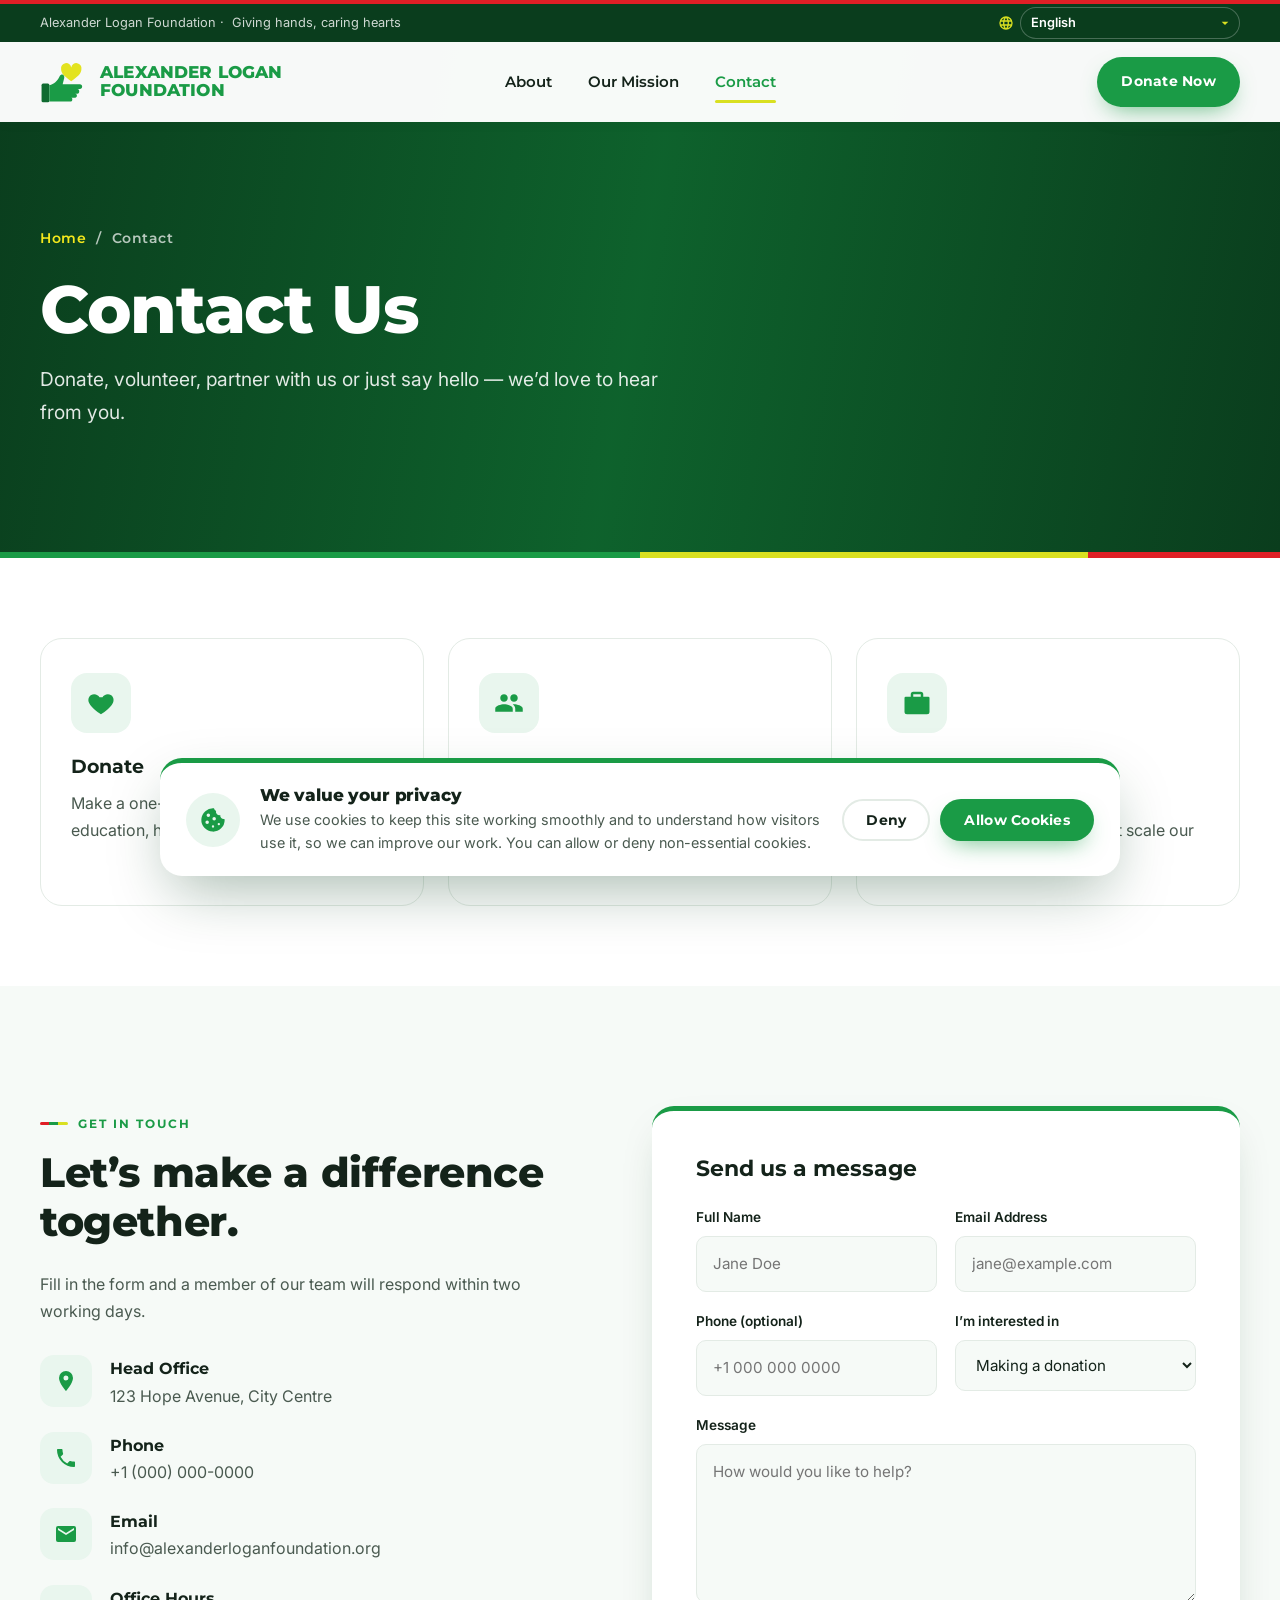
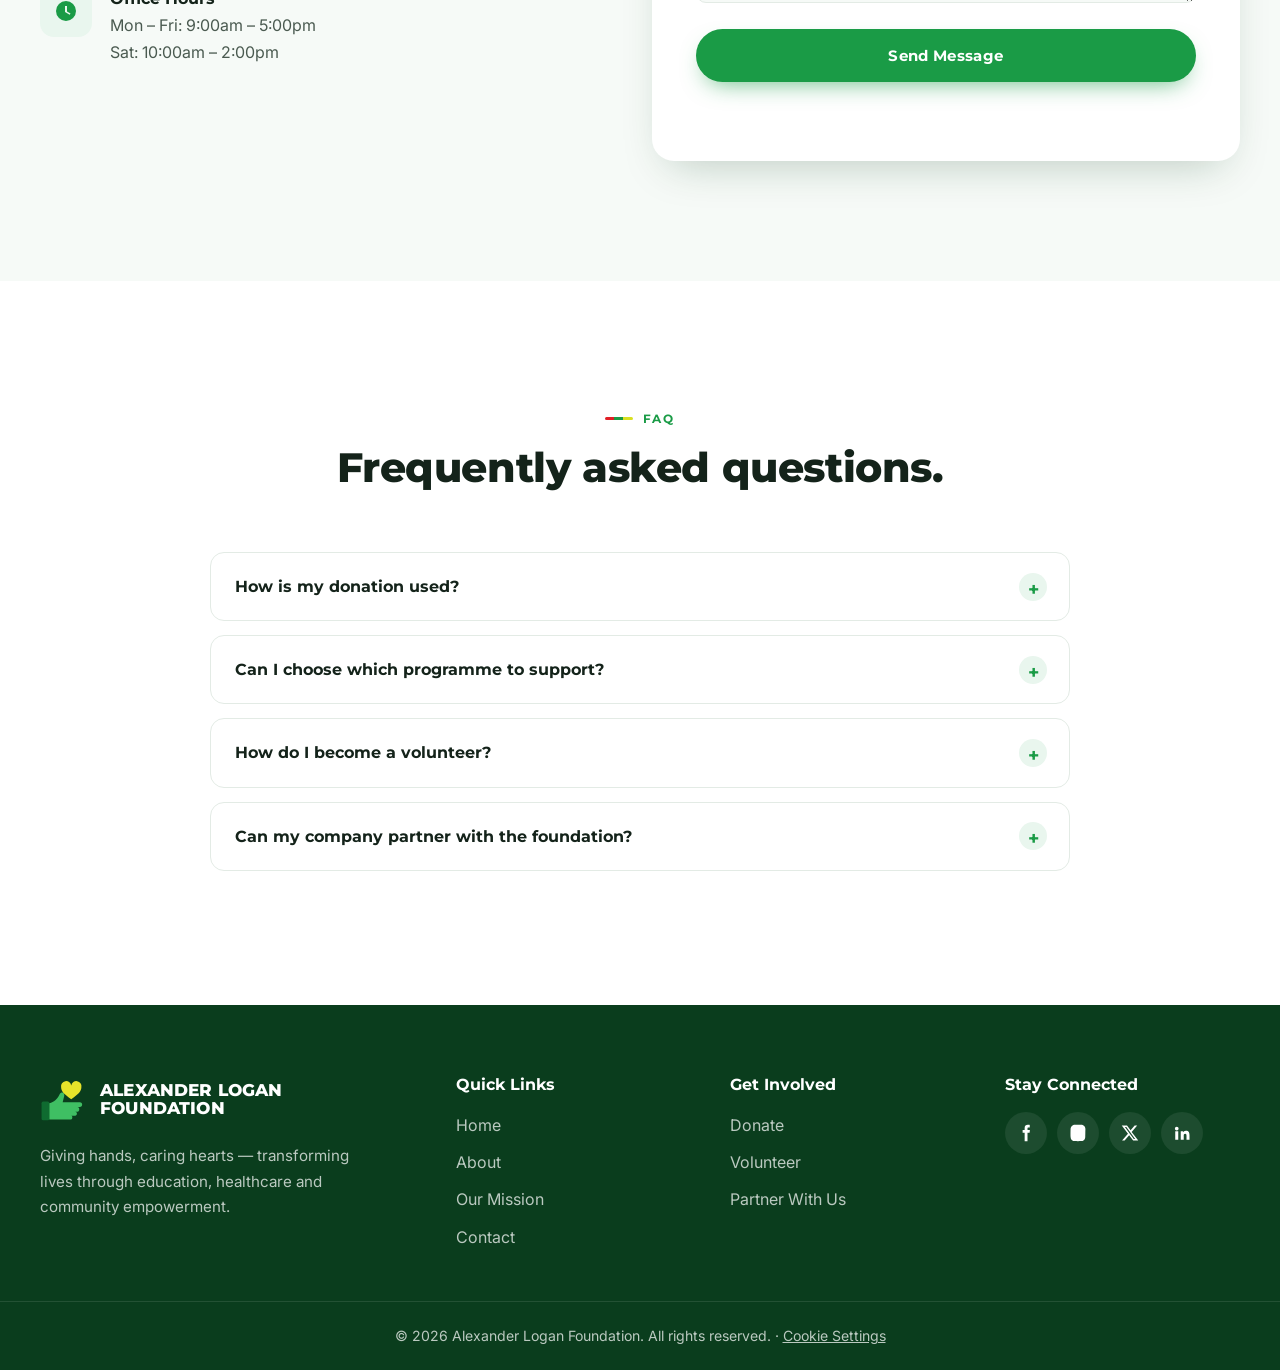
<file: contact.html>
<!DOCTYPE html>
<html lang="en">
<head>
  <meta charset="UTF-8" />
  <meta name="viewport" content="width=device-width, initial-scale=1.0" />
  <title>Contact Us | Alexander Logan Foundation</title>
  <meta name="description" content="The Alexander Logan Foundation is a non-profit organisation committed to transforming lives through education, healthcare, and community empowerment." />
  <meta name="theme-color" content="#1a9b46" />
  <link rel="icon" type="image/svg+xml" href="assets/images/favicon.svg" />
  <link rel="preconnect" href="https://fonts.googleapis.com" />
  <link rel="preconnect" href="https://fonts.gstatic.com" crossorigin />
  <link href="https://fonts.googleapis.com/css2?family=Montserrat:wght@600;700;800&family=Inter:wght@400;500;600&display=swap" rel="stylesheet" />
  <link rel="stylesheet" href="css/style.css" />
</head>
<body>

  <!-- ============ NAVBAR ============ -->
  <header class="navbar" id="navbar">
    <div class="topbar">
      <div class="container topbar-inner">
        <p class="topbar-note"><span class="notranslate">Alexander Logan Foundation &middot;</span> Giving hands, caring hearts</p>
        <div class="lang-switch">
          <svg class="lang-globe" viewBox="0 0 24 24" aria-hidden="true"><path d="M12 2a10 10 0 1 0 0 20 10 10 0 0 0 0-20zm6.9 6h-2.9a15.6 15.6 0 0 0-1.4-3.6A8 8 0 0 1 18.9 8zM12 4c.8 1.2 1.5 2.5 1.9 4h-3.8c.4-1.5 1.1-2.8 1.9-4zM4.3 14a8.2 8.2 0 0 1 0-4h3.4a16.5 16.5 0 0 0 0 4H4.3zm.8 2h2.9c.3 1.3.8 2.5 1.4 3.6A8 8 0 0 1 5.1 16zM8 8H5.1a8 8 0 0 1 4.3-3.6C8.8 5.5 8.3 6.7 8 8zm4 12c-.8-1.2-1.5-2.5-1.9-4h3.8c-.4 1.5-1.1 2.8-1.9 4zm2.3-6H9.7a14.7 14.7 0 0 1 0-4h4.6a14.7 14.7 0 0 1 0 4zm.3 5.6c.6-1.1 1.1-2.3 1.4-3.6h2.9a8 8 0 0 1-4.3 3.6zm1.7-5.6a16.5 16.5 0 0 0 0-4h3.4a8.2 8.2 0 0 1 0 4h-3.4z"/></svg>
          <label for="langSelect" class="sr-only">Choose language</label>
          <select id="langSelect" class="lang-select notranslate" translate="no"></select>
        </div>
      </div>
      <div id="google_translate_element" hidden></div>
    </div>
    <div class="container nav-inner">
      <a href="index.html" class="brand" aria-label="Alexander Logan Foundation home">
        <svg class="brand-mark" viewBox="0 0 64 64" aria-hidden="true">
          <rect x="2" y="34" width="10" height="24" rx="2" fill="#0f6b30"/>
          <path d="M12 36c6-1 10-5 13-11 2-4 7-3 6 2l-2 8h22c4 0 4 6 0 6h-3c3 0 3 6 0 6h-3c3 0 3 5 0 5h-5c2 0 2 5-1 5H12z" fill="#1a9b46"/>
          <path d="M40 31c-9-6-13-10-13-15.5a6.5 6.5 0 0 1 13-2.2 6.5 6.5 0 0 1 13 2.2C53 21 49 25 40 31z" fill="#e3e320"/>
        </svg>
        <span class="brand-text"><span class="brand-line1">Alexander Logan</span><span class="brand-line2">Foundation</span></span>
      </a>
      <nav class="nav-links" id="navLinks" aria-label="Primary">
        <a href="about.html">About</a>
        <a href="mission.html">Our Mission</a>
        <a href="contact.html">Contact</a>
        <a href="donate.html" class="btn btn-primary btn-sm nav-cta nav-cta-mobile">Donate Now</a>
      </nav>
      <div class="nav-actions">
        <a href="donate.html" class="btn btn-primary btn-sm nav-cta">Donate Now</a>
      </div>
      <button class="nav-toggle" id="navToggle" aria-label="Open menu" aria-expanded="false" aria-controls="navLinks">
        <span></span><span></span><span></span>
      </button>
    </div>
  </header>

  <main>
    <!-- ============ PAGE HERO ============ -->
    <section class="page-hero" style="--hero-img: url('https://images.unsplash.com/photo-1559027615-cd4628902d4a?auto=format&fit=crop&w=2000&q=80')">
      <div class="container page-hero-content">
        <nav class="breadcrumb" aria-label="Breadcrumb"><a href="index.html">Home</a><span>/</span><span aria-current="page">Contact</span></nav>
        <h1>Contact Us</h1>
        <p>Donate, volunteer, partner with us or just say hello — we’d love to hear from you.</p>
      </div>
    </section>

    <!-- ============ WAYS TO HELP ============ -->
    <section class="section section-tight">
      <div class="container">
        <div class="help-grid">
          <div class="help-card reveal">
            <div class="pillar-icon"><svg viewBox="0 0 24 24" aria-hidden="true"><path d="M12 21s-7.5-4.6-9.6-9.2C.9 8.5 3 5 6.5 5c2 0 3.5 1.1 4.3 2.4h2.4C14 6.1 15.5 5 17.5 5 21 5 23.1 8.5 21.6 11.8 19.5 16.4 12 21 12 21z"/></svg></div>
            <h3>Donate</h3>
            <p>Make a one-time or monthly gift that funds education, healthcare and relief.</p>
          </div>
          <div class="help-card reveal">
            <div class="pillar-icon"><svg viewBox="0 0 24 24" aria-hidden="true"><path d="M16 11c1.7 0 3-1.3 3-3s-1.3-3-3-3-3 1.3-3 3 1.3 3 3 3zm-8 0c1.7 0 3-1.3 3-3S9.7 5 8 5 5 6.3 5 8s1.3 3 3 3zm0 2c-2.3 0-7 1.2-7 3.5V19h14v-2.5C15 14.2 10.3 13 8 13zm8 0c-.3 0-.6 0-1 .1 1.2.8 2 1.9 2 3.4V19h6v-2.5c0-2.3-4.7-3.5-7-3.5z"/></svg></div>
            <h3>Volunteer</h3>
            <p>Give your time and skills at outreaches, tutoring sessions and events.</p>
          </div>
          <div class="help-card reveal">
            <div class="pillar-icon"><svg viewBox="0 0 24 24" aria-hidden="true"><path d="M21 7h-4V5a2 2 0 0 0-2-2H9a2 2 0 0 0-2 2v2H3a1 1 0 0 0-1 1v11a2 2 0 0 0 2 2h16a2 2 0 0 0 2-2V8a1 1 0 0 0-1-1zM9 5h6v2H9V5z"/></svg></div>
            <h3>Partner</h3>
            <p>Corporate sponsorships and organisational partnerships that scale our impact.</p>
          </div>
        </div>
      </div>
    </section>

    <!-- ============ CONTACT ============ -->
    <section class="section contact bg-alt">
      <div class="container contact-grid">
        <div class="contact-info reveal">
          <span class="eyebrow">Get In Touch</span>
          <h2>Let’s make a difference together.</h2>
          <p>Fill in the form and a member of our team will respond within two working days.</p>

          <ul class="info-list">
            <li>
              <span class="info-icon"><svg viewBox="0 0 24 24" aria-hidden="true"><path d="M12 2a7 7 0 0 0-7 7c0 5.2 7 13 7 13s7-7.8 7-13a7 7 0 0 0-7-7zm0 9.5A2.5 2.5 0 1 1 12 6.5a2.5 2.5 0 0 1 0 5z"/></svg></span>
              <div><strong>Head Office</strong><span>123 Hope Avenue, City Centre</span></div>
            </li>
            <li>
              <span class="info-icon"><svg viewBox="0 0 24 24" aria-hidden="true"><path d="M6.6 10.8a15.1 15.1 0 0 0 6.6 6.6l2.2-2.2c.3-.3.7-.4 1-.2 1.1.4 2.3.6 3.6.6.6 0 1 .4 1 1V20c0 .6-.4 1-1 1A17 17 0 0 1 3 4c0-.6.4-1 1-1h3.5c.6 0 1 .4 1 1 0 1.3.2 2.5.6 3.6.1.3 0 .7-.2 1l-2.3 2.2z"/></svg></span>
              <div><strong>Phone</strong><a href="tel:+10000000000">+1 (000) 000-0000</a></div>
            </li>
            <li>
              <span class="info-icon"><svg viewBox="0 0 24 24" aria-hidden="true"><path d="M20 4H4a2 2 0 0 0-2 2v12a2 2 0 0 0 2 2h16a2 2 0 0 0 2-2V6a2 2 0 0 0-2-2zm0 4-8 5-8-5V6l8 5 8-5v2z"/></svg></span>
              <div><strong>Email</strong><a href="mailto:info@alexanderloganfoundation.org">info@alexanderloganfoundation.org</a></div>
            </li>
            <li>
              <span class="info-icon"><svg viewBox="0 0 24 24" aria-hidden="true"><path d="M12 2a10 10 0 1 0 0 20 10 10 0 0 0 0-20zm1 10.4 3.5 2.1-.8 1.3L11 13V7h2v5.4z"/></svg></span>
              <div><strong>Office Hours</strong><span>Mon – Fri: 9:00am – 5:00pm<br />Sat: 10:00am – 2:00pm</span></div>
            </li>
          </ul>
        </div>

        <form class="contact-form reveal" id="contactForm" data-form="contact" novalidate>
          <h3>Send us a message</h3>
          <div class="form-row">
            <div class="field">
              <label for="name">Full Name</label>
              <input id="name" name="name" type="text" placeholder="Jane Doe" autocomplete="name" required />
            </div>
            <div class="field">
              <label for="email">Email Address</label>
              <input id="email" name="email" type="email" placeholder="jane@example.com" autocomplete="email" required />
            </div>
          </div>
          <div class="form-row">
            <div class="field">
              <label for="phone">Phone (optional)</label>
              <input id="phone" name="phone" type="tel" placeholder="+1 000 000 0000" autocomplete="tel" />
            </div>
            <div class="field">
              <label for="subject">I’m interested in</label>
              <select id="subject" name="subject">
                <option>Making a donation</option>
                <option>Volunteering</option>
                <option>Partnership / Sponsorship</option>
                <option>General enquiry</option>
              </select>
            </div>
          </div>
          <div class="field">
            <label for="message">Message</label>
            <textarea id="message" name="message" rows="5" placeholder="How would you like to help?" required></textarea>
          </div>
          <button type="submit" class="btn btn-primary btn-block">Send Message</button>
          <p class="form-status" id="formStatus" role="status" aria-live="polite"></p>
        </form>
      </div>
    </section>

    <!-- ============ FAQ ============ -->
    <section class="section">
      <div class="container faq-wrap">
        <div class="section-head reveal">
          <span class="eyebrow">FAQ</span>
          <h2>Frequently asked questions.</h2>
        </div>
        <div class="faq reveal">
          <details>
            <summary>How is my donation used?</summary>
            <p>Your gift goes directly to our education, healthcare, empowerment and relief programmes. We publish annual reports so you can see exactly where funds are spent.</p>
          </details>
          <details>
            <summary>Can I choose which programme to support?</summary>
            <p>Yes. Mention your preferred programme in the message form and our team will make sure your donation is allocated accordingly.</p>
          </details>
          <details>
            <summary>How do I become a volunteer?</summary>
            <p>Select “Volunteering” in the form above and tell us a little about your skills and availability. We’ll get back to you with upcoming opportunities.</p>
          </details>
          <details>
            <summary>Can my company partner with the foundation?</summary>
            <p>Absolutely. We work with businesses on sponsorships, employee giving and community projects. Choose “Partnership / Sponsorship” in the form to start the conversation.</p>
          </details>
        </div>
      </div>
    </section>
  </main>

  <!-- ============ FOOTER ============ -->
  <footer class="footer">
    <div class="container footer-grid">
      <div class="footer-brand">
        <a href="index.html" class="brand brand-footer">
          <svg class="brand-mark" viewBox="0 0 64 64" aria-hidden="true">
            <rect x="2" y="34" width="10" height="24" rx="2" fill="#0f6b30"/>
            <path d="M12 36c6-1 10-5 13-11 2-4 7-3 6 2l-2 8h22c4 0 4 6 0 6h-3c3 0 3 6 0 6h-3c3 0 3 5 0 5h-5c2 0 2 5-1 5H12z" fill="#3fbf63"/>
            <path d="M40 31c-9-6-13-10-13-15.5a6.5 6.5 0 0 1 13-2.2 6.5 6.5 0 0 1 13 2.2C53 21 49 25 40 31z" fill="#e6e32a"/>
          </svg>
          <span class="brand-text"><span class="brand-line1">Alexander Logan</span><span class="brand-line2">Foundation</span></span>
        </a>
        <p>Giving hands, caring hearts — transforming lives through education, healthcare and community empowerment.</p>
      </div>
      <div>
        <h4>Quick Links</h4>
        <ul>
          <li><a href="index.html">Home</a></li>
          <li><a href="about.html">About</a></li>
          <li><a href="mission.html">Our Mission</a></li>
          <li><a href="contact.html">Contact</a></li>
        </ul>
      </div>
      <div>
        <h4>Get Involved</h4>
        <ul>
          <li><a href="donate.html">Donate</a></li>
          <li><a href="contact.html">Volunteer</a></li>
          <li><a href="contact.html">Partner With Us</a></li>
        </ul>
      </div>
      <div>
        <h4>Stay Connected</h4>
        <div class="socials">
          <a href="#" aria-label="Facebook"><svg viewBox="0 0 24 24"><path d="M14 8V6c0-.8.2-1.3 1.4-1.3H17V1.2C16.7 1.1 15.6 1 14.4 1 11.9 1 10.2 2.5 10.2 5.3V8H7.5v3.6h2.7V23H14V11.6h2.8l.4-3.6H14z"/></svg></a>
          <a href="#" aria-label="Instagram"><svg viewBox="0 0 24 24"><path d="M12 7a5 5 0 1 0 0 10 5 5 0 0 0 0-10zm0 8.2a3.2 3.2 0 1 1 0-6.4 3.2 3.2 0 0 1 0 6.4zM17.3 5.5a1.2 1.2 0 1 0 0 2.4 1.2 1.2 0 0 0 0-2.4zM21.9 7c-.1-1.6-.4-3-1.6-4.2S17.6 1.2 16 1.1C14.4 1 9.6 1 8 1.1 6.4 1.2 5 1.5 3.8 2.7S2.2 5.4 2.1 7C2 8.6 2 15.4 2.1 17c.1 1.6.4 3 1.6 4.2s2.6 1.5 4.2 1.6c1.6.1 6.4.1 8 0 1.6-.1 3-.4 4.2-1.6s1.5-2.6 1.6-4.2c.1-1.6.1-8.4.2-10z"/></svg></a>
          <a href="#" aria-label="X (Twitter)"><svg viewBox="0 0 24 24"><path d="M18.2 2h3.4l-7.4 8.5L23 22h-6.8l-5.3-7-6.1 7H1.4l7.9-9.1L1 2h7l4.8 6.4L18.2 2zm-1.2 18h1.9L7.1 3.9H5.1L17 20z"/></svg></a>
          <a href="#" aria-label="LinkedIn"><svg viewBox="0 0 24 24"><path d="M4.98 3.5a2.5 2.5 0 1 1 0 5 2.5 2.5 0 0 1 0-5zM3 9.5h4V21H3V9.5zm6.5 0h3.8v1.6h.1c.5-1 1.8-2 3.8-2 4 0 4.8 2.6 4.8 6V21h-4v-5.2c0-1.2 0-2.8-1.7-2.8s-2 1.3-2 2.7V21h-4V9.5z"/></svg></a>
        </div>
      </div>
    </div>
    <div class="footer-bottom">
      <div class="container"><p>&copy; <span id="year"></span> Alexander Logan Foundation. All rights reserved.</p></div>
    </div>
  </footer>

  <script src="js/main.js"></script>
</body>
</html>
</file>
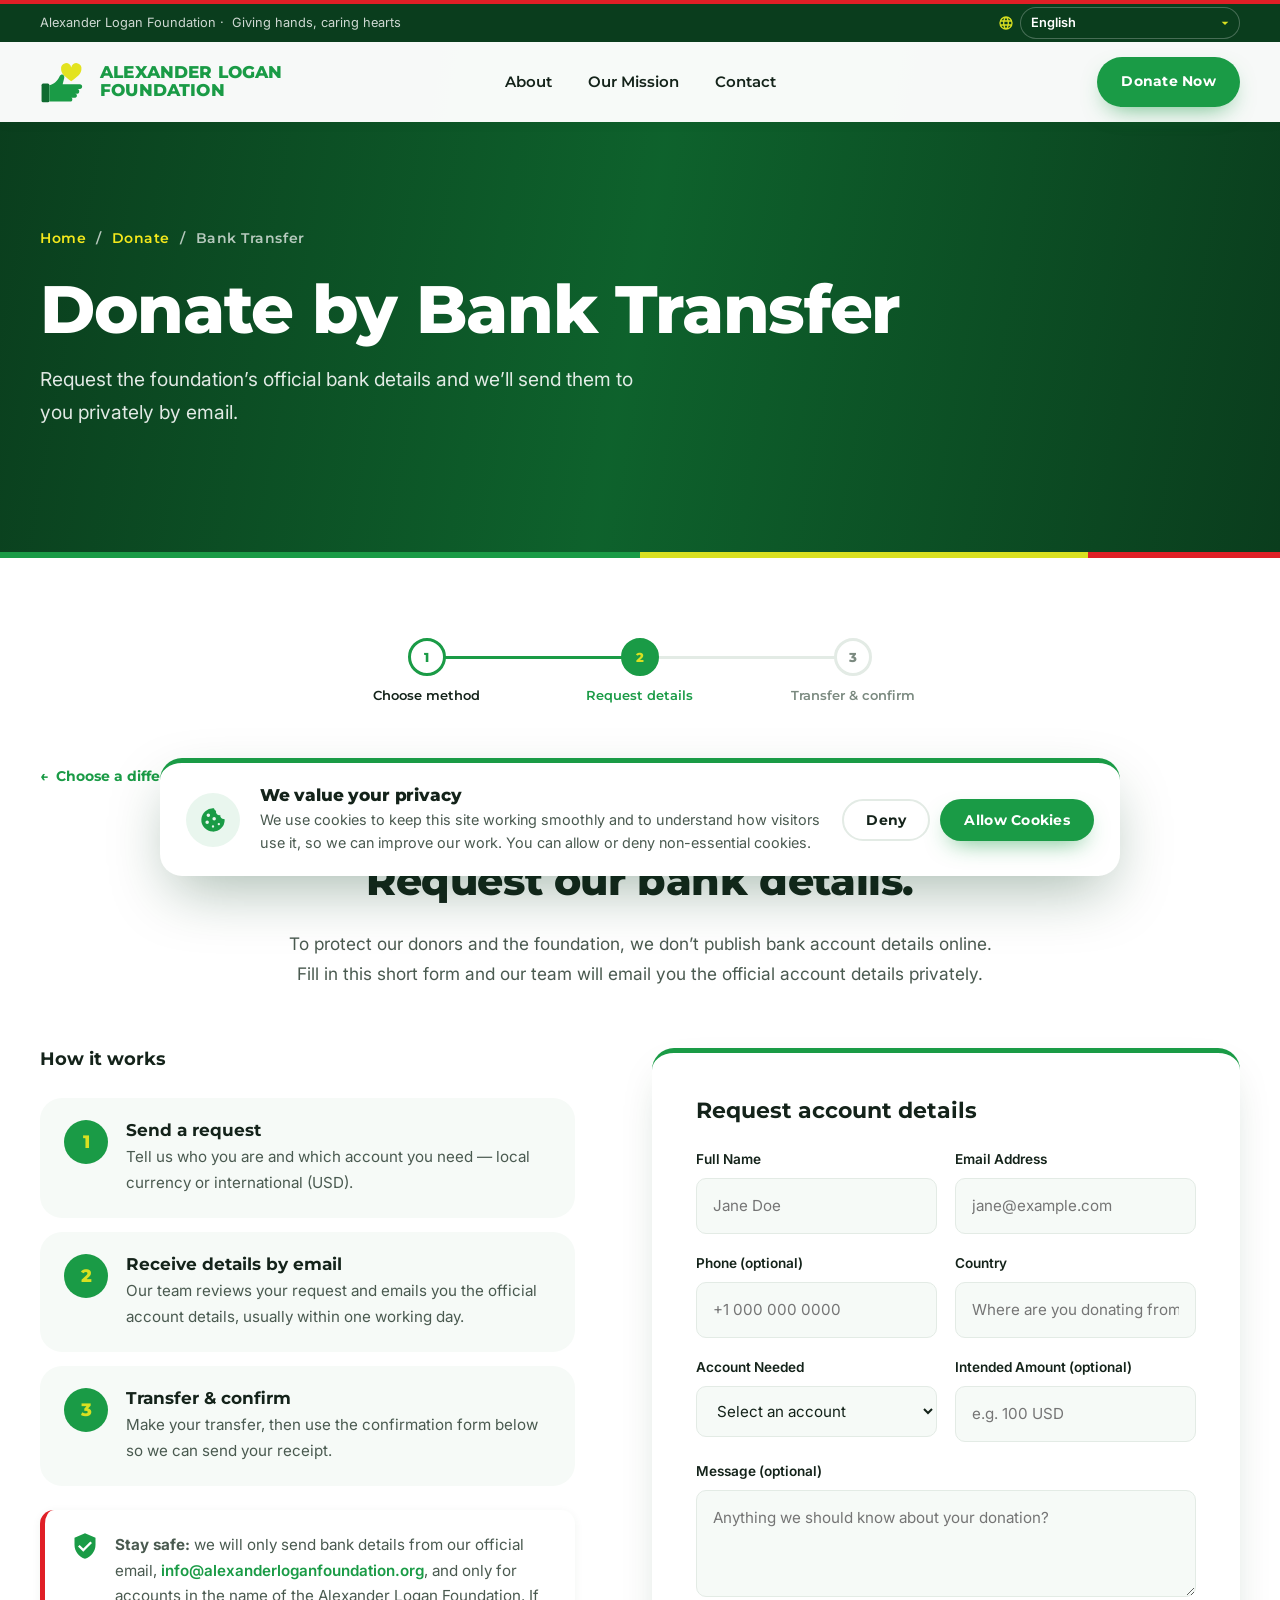
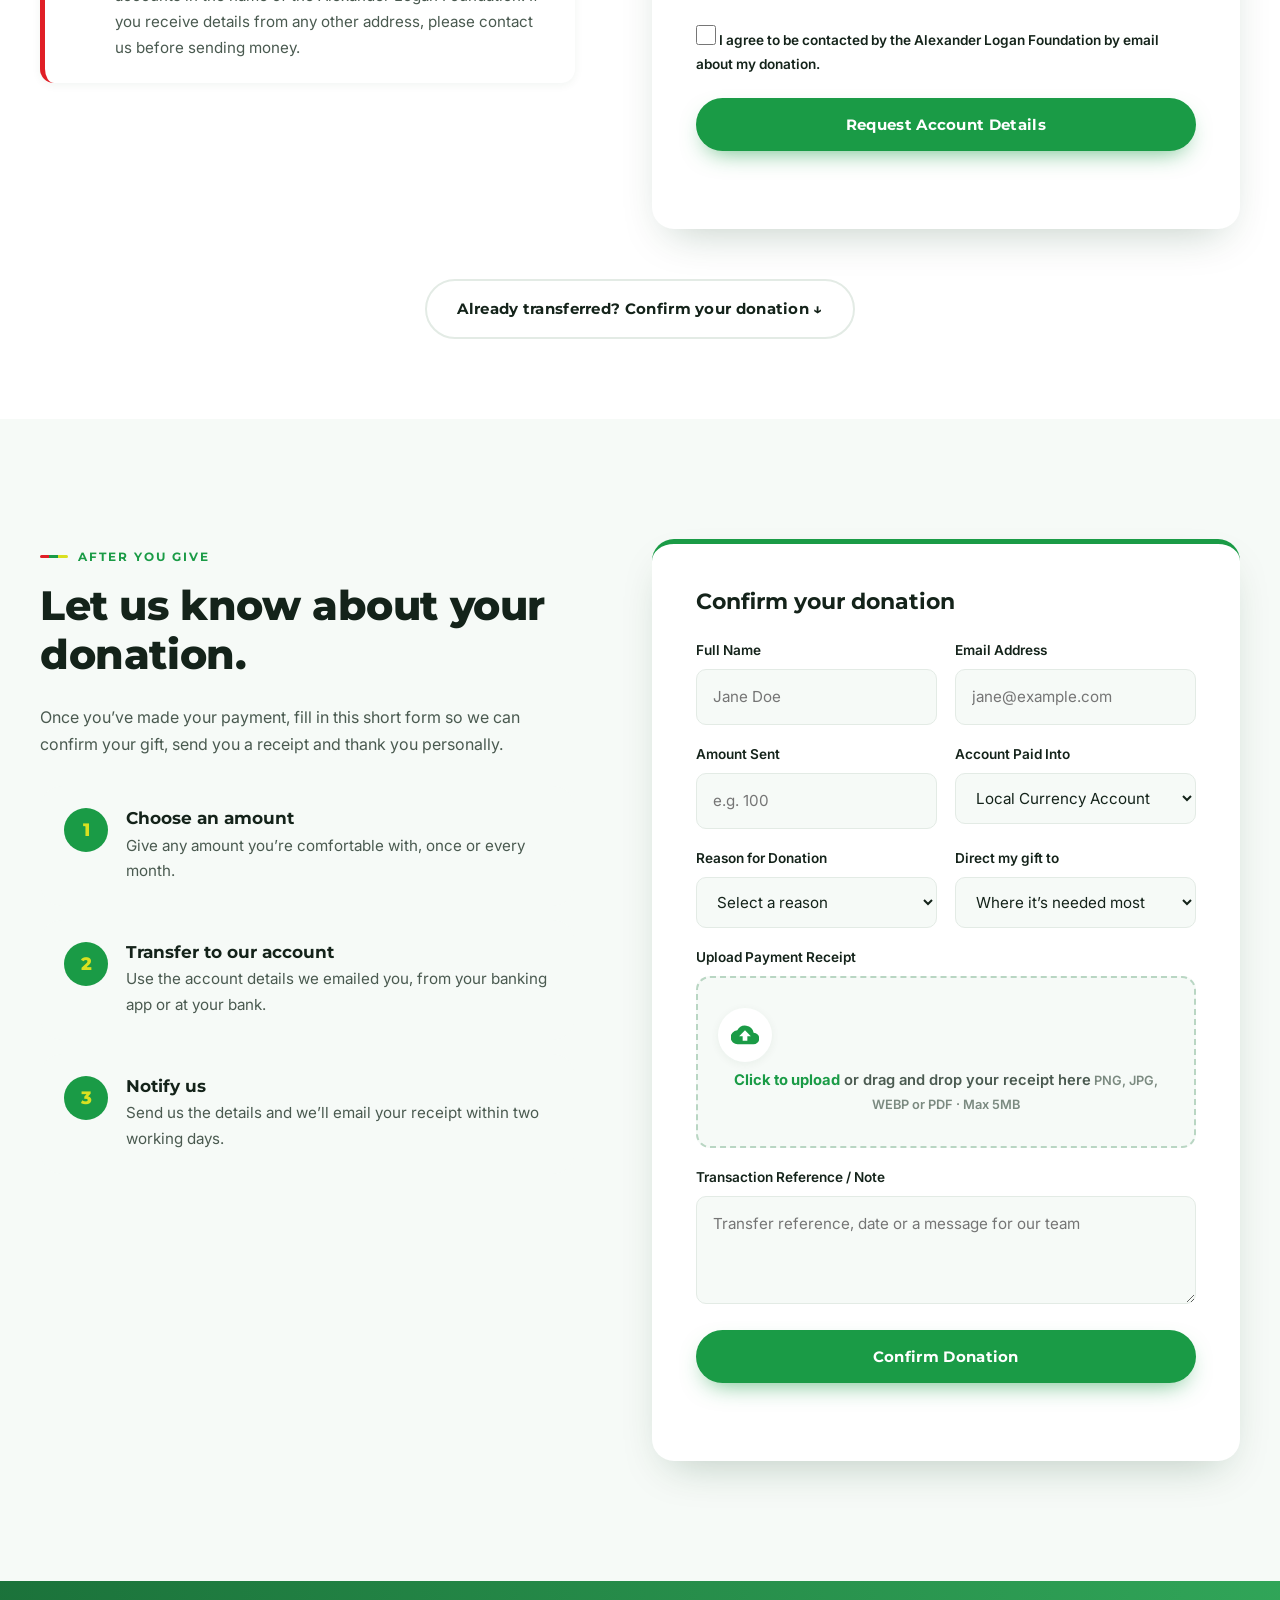
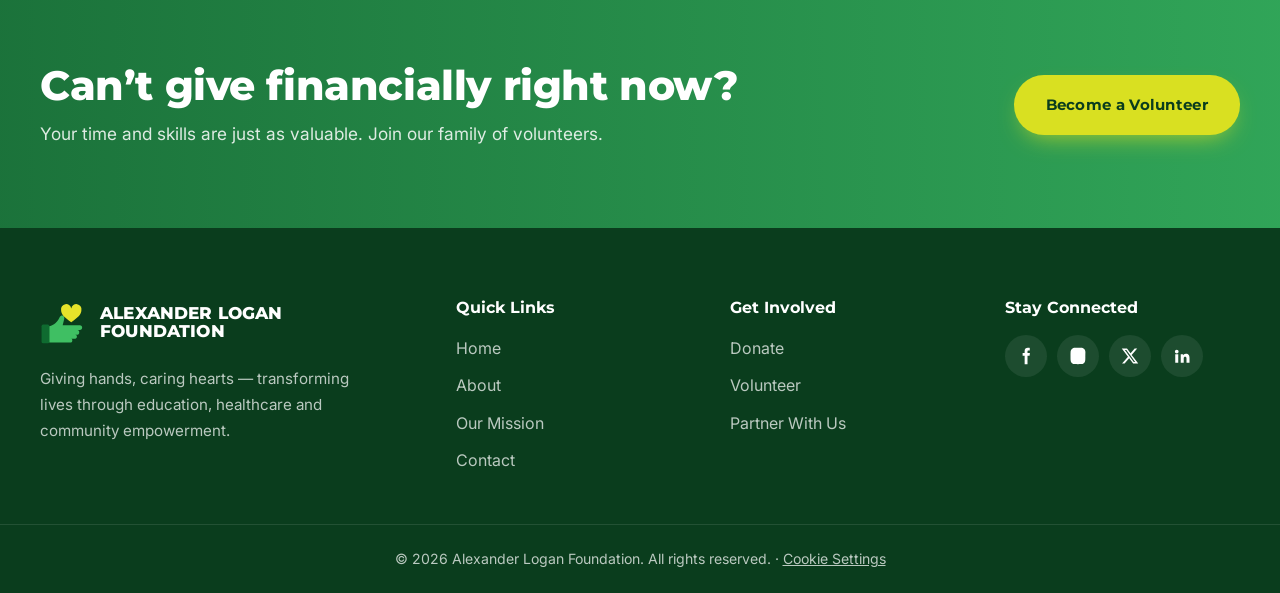
<file: donate-bank.html>
<!DOCTYPE html>
<html lang="en">
<head>
  <meta charset="UTF-8" />
  <meta name="viewport" content="width=device-width, initial-scale=1.0" />
  <title>Donate by Bank Transfer | Alexander Logan Foundation</title>
  <meta name="description" content="The Alexander Logan Foundation is a non-profit organisation committed to transforming lives through education, healthcare, and community empowerment." />
  <meta name="theme-color" content="#1a9b46" />
  <link rel="icon" type="image/svg+xml" href="assets/images/favicon.svg" />
  <link rel="preconnect" href="https://fonts.googleapis.com" />
  <link rel="preconnect" href="https://fonts.gstatic.com" crossorigin />
  <link href="https://fonts.googleapis.com/css2?family=Montserrat:wght@600;700;800&family=Inter:wght@400;500;600&display=swap" rel="stylesheet" />
  <link rel="stylesheet" href="css/style.css" />
</head>
<body>

  <!-- ============ NAVBAR ============ -->
  <header class="navbar" id="navbar">
    <div class="topbar">
      <div class="container topbar-inner">
        <p class="topbar-note"><span class="notranslate">Alexander Logan Foundation &middot;</span> Giving hands, caring hearts</p>
        <div class="lang-switch">
          <svg class="lang-globe" viewBox="0 0 24 24" aria-hidden="true"><path d="M12 2a10 10 0 1 0 0 20 10 10 0 0 0 0-20zm6.9 6h-2.9a15.6 15.6 0 0 0-1.4-3.6A8 8 0 0 1 18.9 8zM12 4c.8 1.2 1.5 2.5 1.9 4h-3.8c.4-1.5 1.1-2.8 1.9-4zM4.3 14a8.2 8.2 0 0 1 0-4h3.4a16.5 16.5 0 0 0 0 4H4.3zm.8 2h2.9c.3 1.3.8 2.5 1.4 3.6A8 8 0 0 1 5.1 16zM8 8H5.1a8 8 0 0 1 4.3-3.6C8.8 5.5 8.3 6.7 8 8zm4 12c-.8-1.2-1.5-2.5-1.9-4h3.8c-.4 1.5-1.1 2.8-1.9 4zm2.3-6H9.7a14.7 14.7 0 0 1 0-4h4.6a14.7 14.7 0 0 1 0 4zm.3 5.6c.6-1.1 1.1-2.3 1.4-3.6h2.9a8 8 0 0 1-4.3 3.6zm1.7-5.6a16.5 16.5 0 0 0 0-4h3.4a8.2 8.2 0 0 1 0 4h-3.4z"/></svg>
          <label for="langSelect" class="sr-only">Choose language</label>
          <select id="langSelect" class="lang-select notranslate" translate="no"></select>
        </div>
      </div>
      <div id="google_translate_element" hidden></div>
    </div>
    <div class="container nav-inner">
      <a href="index.html" class="brand" aria-label="Alexander Logan Foundation home">
        <svg class="brand-mark" viewBox="0 0 64 64" aria-hidden="true">
          <rect x="2" y="34" width="10" height="24" rx="2" fill="#0f6b30"/>
          <path d="M12 36c6-1 10-5 13-11 2-4 7-3 6 2l-2 8h22c4 0 4 6 0 6h-3c3 0 3 6 0 6h-3c3 0 3 5 0 5h-5c2 0 2 5-1 5H12z" fill="#1a9b46"/>
          <path d="M40 31c-9-6-13-10-13-15.5a6.5 6.5 0 0 1 13-2.2 6.5 6.5 0 0 1 13 2.2C53 21 49 25 40 31z" fill="#e3e320"/>
        </svg>
        <span class="brand-text"><span class="brand-line1">Alexander Logan</span><span class="brand-line2">Foundation</span></span>
      </a>
      <nav class="nav-links" id="navLinks" aria-label="Primary">
        <a href="about.html">About</a>
        <a href="mission.html">Our Mission</a>
        <a href="contact.html">Contact</a>
        <a href="donate.html" class="btn btn-primary btn-sm nav-cta nav-cta-mobile">Donate Now</a>
      </nav>
      <div class="nav-actions">
        <a href="donate.html" class="btn btn-primary btn-sm nav-cta">Donate Now</a>
      </div>
      <button class="nav-toggle" id="navToggle" aria-label="Open menu" aria-expanded="false" aria-controls="navLinks">
        <span></span><span></span><span></span>
      </button>
    </div>
  </header>

  <main>
    <!-- ============ PAGE HERO ============ -->
    <section class="page-hero" style="--hero-img: url('https://images.unsplash.com/photo-1532629345422-7515f3d16bb6?auto=format&fit=crop&w=2000&q=80')">
      <div class="container page-hero-content">
        <nav class="breadcrumb" aria-label="Breadcrumb"><a href="index.html">Home</a><span>/</span><a href="donate.html">Donate</a><span>/</span><span aria-current="page">Bank Transfer</span></nav>
        <h1>Donate by Bank Transfer</h1>
        <p>Request the foundation’s official bank details and we’ll send them to you privately by email.</p>
      </div>
    </section>


    <!-- ============ REQUEST BANK DETAILS ============ -->
    <section class="section section-tight">
      <div class="container">
        <ol class="progress" aria-label="Donation steps">
          <li class="is-done"><span>1</span>Choose method</li>
          <li class="is-current"><span>2</span>Request details</li>
          <li><span>3</span>Transfer &amp; confirm</li>
        </ol>

        <div class="method-topbar">
          <a href="donate.html" class="back-link"><span aria-hidden="true">&larr;</span> Choose a different method</a>
        </div>

        <div class="section-head reveal">
          <span class="eyebrow">Bank Transfer</span>
          <h2>Request our bank details.</h2>
          <p>To protect our donors and the foundation, we don’t publish bank account details online. Fill in this short form and our team will email you the official account details privately.</p>
        </div>

        <div class="contact-grid">
          <div class="reveal">
            <h3 class="request-subhead">How it works</h3>
            <div class="steps steps-vertical">
              <div class="step"><span class="step-num">1</span><div><h3>Send a request</h3><p>Tell us who you are and which account you need — local currency or international (USD).</p></div></div>
              <div class="step"><span class="step-num">2</span><div><h3>Receive details by email</h3><p>Our team reviews your request and emails you the official account details, usually within one working day.</p></div></div>
              <div class="step"><span class="step-num">3</span><div><h3>Transfer &amp; confirm</h3><p>Make your transfer, then use the confirmation form below so we can send your receipt.</p></div></div>
            </div>

            <div class="notice">
              <svg viewBox="0 0 24 24" aria-hidden="true"><path d="M12 1 3 5v6c0 5.5 3.8 10.7 9 12 5.2-1.3 9-6.5 9-12V5l-9-4zm-1.5 16L6 12.5l1.4-1.4 3.1 3.1 6.1-6.1L18 9.5 10.5 17z"/></svg>
              <p><strong>Stay safe:</strong> we will only send bank details from our official email, <a href="mailto:info@alexanderloganfoundation.org">info@alexanderloganfoundation.org</a>, and only for accounts in the name of the Alexander Logan Foundation. If you receive details from any other address, please contact us before sending money.</p>
            </div>
          </div>

          <form class="contact-form reveal" id="accountRequestForm" data-form="bank-account-request"
                data-success="Thank you! Your request has been received. We’ll email the account details to you shortly — please check your inbox (and spam folder)." novalidate>
            <h3>Request account details</h3>
            <input type="hidden" name="form_type" value="bank-account-request" />
            <div class="form-row">
              <div class="field">
                <label for="reqName">Full Name</label>
                <input id="reqName" name="name" type="text" placeholder="Jane Doe" autocomplete="name" required />
              </div>
              <div class="field">
                <label for="reqEmail">Email Address</label>
                <input id="reqEmail" name="email" type="email" placeholder="jane@example.com" autocomplete="email" required />
              </div>
            </div>
            <div class="form-row">
              <div class="field">
                <label for="reqPhone">Phone (optional)</label>
                <input id="reqPhone" name="phone" type="tel" placeholder="+1 000 000 0000" autocomplete="tel" />
              </div>
              <div class="field">
                <label for="reqCountry">Country</label>
                <input id="reqCountry" name="country" type="text" placeholder="Where are you donating from?" autocomplete="country-name" required />
              </div>
            </div>
            <div class="form-row">
              <div class="field">
                <label for="reqAccount">Account Needed</label>
                <select id="reqAccount" name="account_type" required>
                  <option value="" selected disabled>Select an account</option>
                  <option>Local currency account</option>
                  <option>International (USD) account</option>
                  <option>Not sure — please advise</option>
                </select>
              </div>
              <div class="field">
                <label for="reqAmount">Intended Amount (optional)</label>
                <input id="reqAmount" name="amount" type="text" placeholder="e.g. 100 USD" />
              </div>
            </div>
            <div class="field">
              <label for="reqMessage">Message (optional)</label>
              <textarea id="reqMessage" name="message" rows="3" placeholder="Anything we should know about your donation?"></textarea>
            </div>
            <div class="field field-check">
              <label class="check">
                <input type="checkbox" name="consent" value="yes" required />
                <span>I agree to be contacted by the Alexander Logan Foundation by email about my donation.</span>
              </label>
            </div>
            <button type="submit" class="btn btn-primary btn-block">Request Account Details</button>
            <p class="form-status" role="status" aria-live="polite"></p>
          </form>
        </div>

        <div class="center-action">
          <a href="#confirm" class="btn btn-ghost-dark">Already transferred? Confirm your donation &darr;</a>
        </div>
      </div>
    </section>

    <!-- ============ AFTER YOU DONATE ============ -->
    <section class="section bg-alt" id="confirm">
      <div class="container contact-grid">
        <div class="reveal">
          <span class="eyebrow">After You Give</span>
          <h2>Let us know about your donation.</h2>
          <p>Once you’ve made your payment, fill in this short form so we can confirm your gift, send you a receipt and thank you personally.</p>
          <div class="steps steps-vertical">
            <div class="step"><span class="step-num">1</span><div><h3>Choose an amount</h3><p>Give any amount you’re comfortable with, once or every month.</p></div></div>
            <div class="step"><span class="step-num">2</span><div><h3>Transfer to our account</h3><p>Use the account details we emailed you, from your banking app or at your bank.</p></div></div>
            <div class="step"><span class="step-num">3</span><div><h3>Notify us</h3><p>Send us the details and we’ll email your receipt within two working days.</p></div></div>
          </div>
        </div>

        <form class="contact-form reveal" id="contactForm" data-form="donation-confirmation" novalidate>
          <h3>Confirm your donation</h3>
          <div class="form-row">
            <div class="field">
              <label for="name">Full Name</label>
              <input id="name" name="name" type="text" placeholder="Jane Doe" autocomplete="name" required />
            </div>
            <div class="field">
              <label for="email">Email Address</label>
              <input id="email" name="email" type="email" placeholder="jane@example.com" autocomplete="email" required />
            </div>
          </div>
          <div class="form-row">
            <div class="field">
              <label for="amount">Amount Sent</label>
              <input id="amount" name="amount" type="text" placeholder="e.g. 100" required />
            </div>
            <div class="field">
              <label for="account">Account Paid Into</label>
              <select id="account" name="account">
                <option>Local Currency Account</option>
                <option>International (USD) Account</option>
              </select>
            </div>
          </div>
          <div class="form-row">
            <div class="field">
              <label for="reason">Reason for Donation</label>
              <select id="reason" name="reason" required>
                <option value="" selected disabled>Select a reason</option>
                <option>General support</option>
                <option>In memory of a loved one</option>
                <option>In honour of someone</option>
                <option>Birthday or celebration gift</option>
                <option>Religious giving / Tithe / Zakat</option>
                <option>Corporate or company giving</option>
                <option>Response to an emergency appeal</option>
                <option>Other</option>
              </select>
            </div>
            <div class="field">
              <label for="programme">Direct my gift to</label>
              <select id="programme" name="programme">
                <option>Where it’s needed most</option>
                <option>Education</option>
                <option>Healthcare</option>
                <option>Community Empowerment</option>
                <option>Relief &amp; Welfare</option>
              </select>
            </div>
          </div>

          <div class="field upload-field">
            <span class="field-label" id="receiptLabel">Upload Payment Receipt</span>
            <label class="upload-zone" for="receipt" id="uploadZone">
              <input id="receipt" name="receipt" type="file" accept="image/png,image/jpeg,image/webp,application/pdf" aria-labelledby="receiptLabel" aria-describedby="receiptHint" required />
              <span class="upload-icon" aria-hidden="true">
                <svg viewBox="0 0 24 24"><path d="M19.4 10A7.5 7.5 0 0 0 5.4 8 6 6 0 0 0 6 20h13a5 5 0 0 0 .4-10zM14 13v4h-4v-4H7l5-5 5 5h-3z"/></svg>
              </span>
              <span class="upload-text"><strong>Click to upload</strong> or drag and drop your receipt here</span>
              <span class="upload-hint" id="receiptHint">PNG, JPG, WEBP or PDF · Max 5MB</span>
            </label>
            <div class="upload-preview" id="uploadPreview" hidden>
              <img id="uploadThumb" alt="Receipt preview" hidden />
              <span class="upload-file-icon" id="uploadFileIcon" aria-hidden="true" hidden>PDF</span>
              <div class="upload-meta">
                <strong id="uploadName"></strong>
                <span id="uploadSize"></span>
              </div>
              <button type="button" class="upload-remove" id="uploadRemove" aria-label="Remove receipt">&times;</button>
            </div>
            <p class="field-error" id="uploadError" role="alert"></p>
          </div>

          <div class="field">
            <label for="message">Transaction Reference / Note</label>
            <textarea id="message" name="message" rows="3" placeholder="Transfer reference, date or a message for our team" required></textarea>
          </div>
          <button type="submit" class="btn btn-primary btn-block">Confirm Donation</button>
          <p class="form-status" id="formStatus" role="status" aria-live="polite"></p>
        </form>
      </div>
    </section>

    <!-- ============ CTA ============ -->
    <section class="cta-banner">
      <div class="container cta-inner reveal">
        <div>
          <h2>Can’t give financially right now?</h2>
          <p>Your time and skills are just as valuable. Join our family of volunteers.</p>
        </div>
        <a href="contact.html" class="btn btn-accent">Become a Volunteer</a>
      </div>
    </section>
  </main>

  <!-- ============ FOOTER ============ -->
  <footer class="footer">
    <div class="container footer-grid">
      <div class="footer-brand">
        <a href="index.html" class="brand brand-footer">
          <svg class="brand-mark" viewBox="0 0 64 64" aria-hidden="true">
            <rect x="2" y="34" width="10" height="24" rx="2" fill="#0f6b30"/>
            <path d="M12 36c6-1 10-5 13-11 2-4 7-3 6 2l-2 8h22c4 0 4 6 0 6h-3c3 0 3 6 0 6h-3c3 0 3 5 0 5h-5c2 0 2 5-1 5H12z" fill="#3fbf63"/>
            <path d="M40 31c-9-6-13-10-13-15.5a6.5 6.5 0 0 1 13-2.2 6.5 6.5 0 0 1 13 2.2C53 21 49 25 40 31z" fill="#e6e32a"/>
          </svg>
          <span class="brand-text"><span class="brand-line1">Alexander Logan</span><span class="brand-line2">Foundation</span></span>
        </a>
        <p>Giving hands, caring hearts — transforming lives through education, healthcare and community empowerment.</p>
      </div>
      <div>
        <h4>Quick Links</h4>
        <ul>
          <li><a href="index.html">Home</a></li>
          <li><a href="about.html">About</a></li>
          <li><a href="mission.html">Our Mission</a></li>
          <li><a href="contact.html">Contact</a></li>
        </ul>
      </div>
      <div>
        <h4>Get Involved</h4>
        <ul>
          <li><a href="donate.html">Donate</a></li>
          <li><a href="contact.html">Volunteer</a></li>
          <li><a href="contact.html">Partner With Us</a></li>
        </ul>
      </div>
      <div>
        <h4>Stay Connected</h4>
        <div class="socials">
          <a href="#" aria-label="Facebook"><svg viewBox="0 0 24 24"><path d="M14 8V6c0-.8.2-1.3 1.4-1.3H17V1.2C16.7 1.1 15.6 1 14.4 1 11.9 1 10.2 2.5 10.2 5.3V8H7.5v3.6h2.7V23H14V11.6h2.8l.4-3.6H14z"/></svg></a>
          <a href="#" aria-label="Instagram"><svg viewBox="0 0 24 24"><path d="M12 7a5 5 0 1 0 0 10 5 5 0 0 0 0-10zm0 8.2a3.2 3.2 0 1 1 0-6.4 3.2 3.2 0 0 1 0 6.4zM17.3 5.5a1.2 1.2 0 1 0 0 2.4 1.2 1.2 0 0 0 0-2.4zM21.9 7c-.1-1.6-.4-3-1.6-4.2S17.6 1.2 16 1.1C14.4 1 9.6 1 8 1.1 6.4 1.2 5 1.5 3.8 2.7S2.2 5.4 2.1 7C2 8.6 2 15.4 2.1 17c.1 1.6.4 3 1.6 4.2s2.6 1.5 4.2 1.6c1.6.1 6.4.1 8 0 1.6-.1 3-.4 4.2-1.6s1.5-2.6 1.6-4.2c.1-1.6.1-8.4.2-10z"/></svg></a>
          <a href="#" aria-label="X (Twitter)"><svg viewBox="0 0 24 24"><path d="M18.2 2h3.4l-7.4 8.5L23 22h-6.8l-5.3-7-6.1 7H1.4l7.9-9.1L1 2h7l4.8 6.4L18.2 2zm-1.2 18h1.9L7.1 3.9H5.1L17 20z"/></svg></a>
          <a href="#" aria-label="LinkedIn"><svg viewBox="0 0 24 24"><path d="M4.98 3.5a2.5 2.5 0 1 1 0 5 2.5 2.5 0 0 1 0-5zM3 9.5h4V21H3V9.5zm6.5 0h3.8v1.6h.1c.5-1 1.8-2 3.8-2 4 0 4.8 2.6 4.8 6V21h-4v-5.2c0-1.2 0-2.8-1.7-2.8s-2 1.3-2 2.7V21h-4V9.5z"/></svg></a>
        </div>
      </div>
    </div>
    <div class="footer-bottom">
      <div class="container"><p>&copy; <span id="year"></span> Alexander Logan Foundation. All rights reserved.</p></div>
    </div>
  </footer>

  <script src="js/main.js"></script>
</body>
</html>
</file>
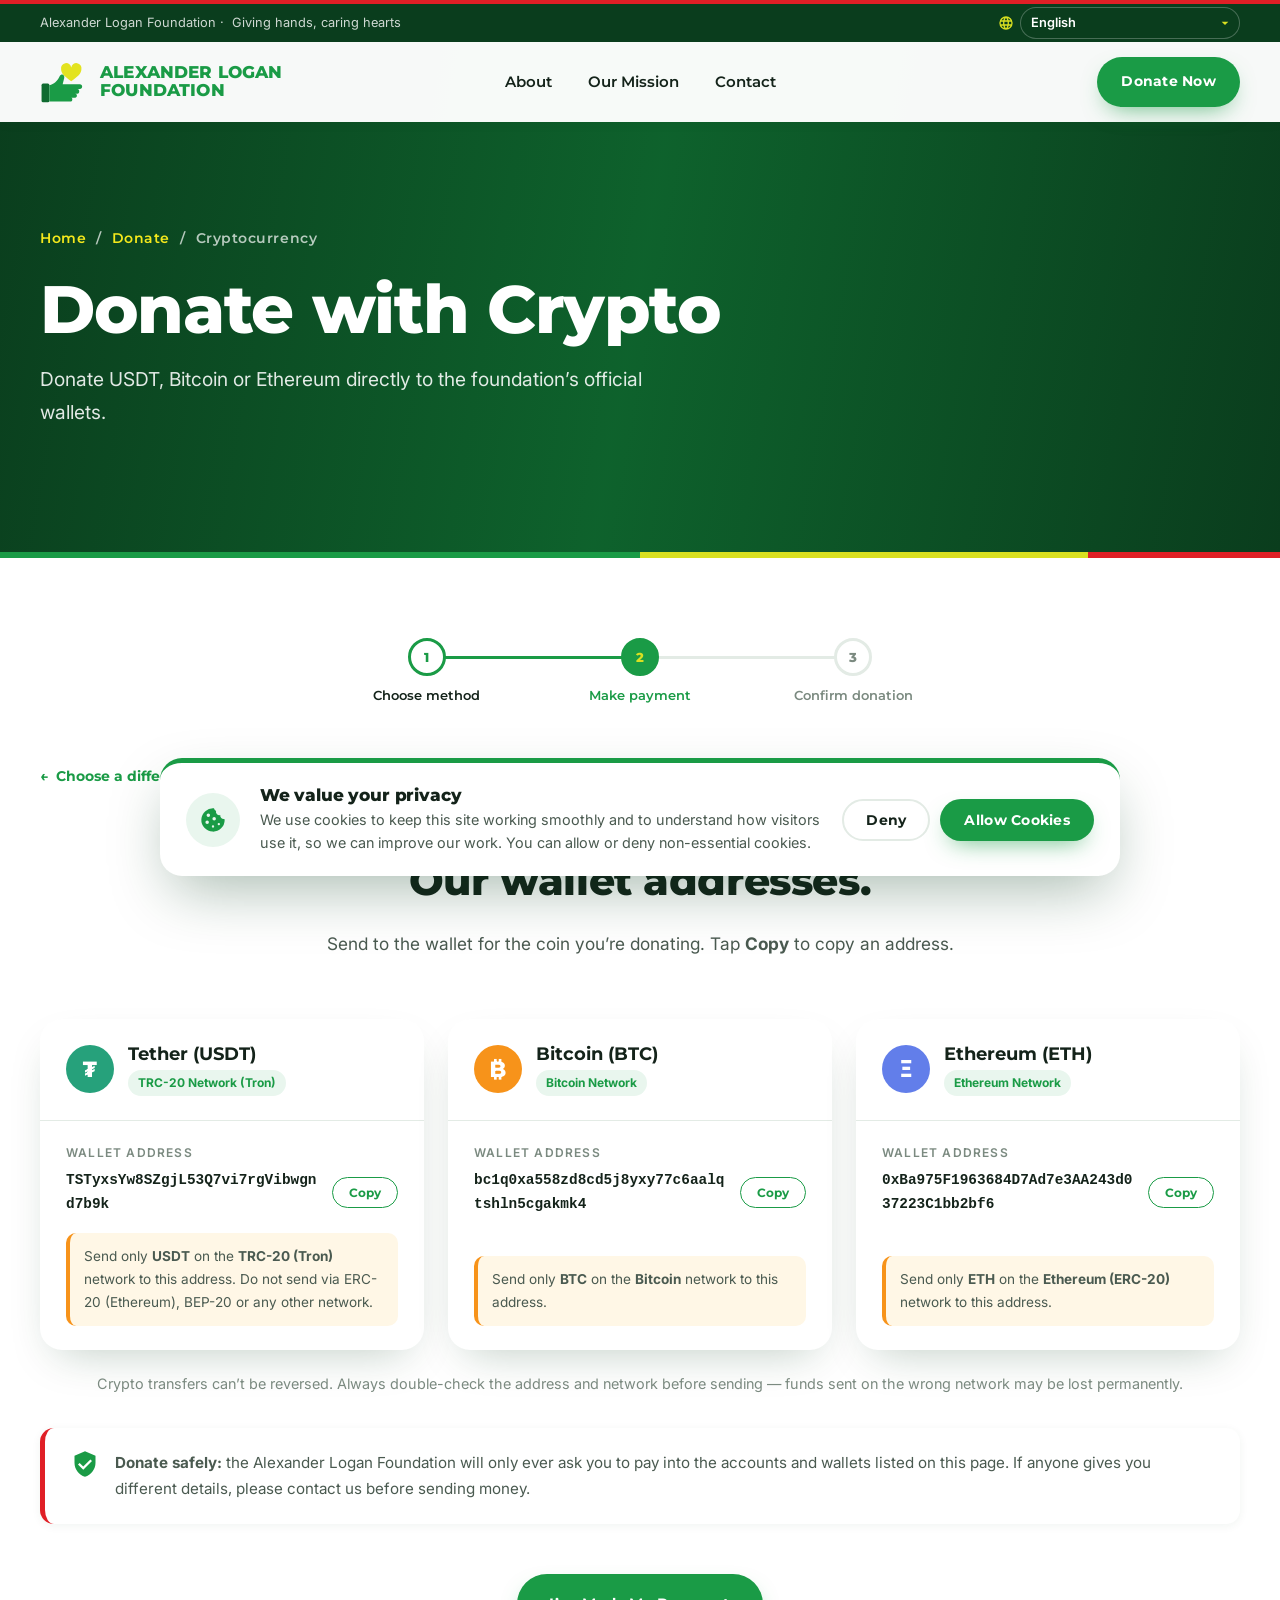
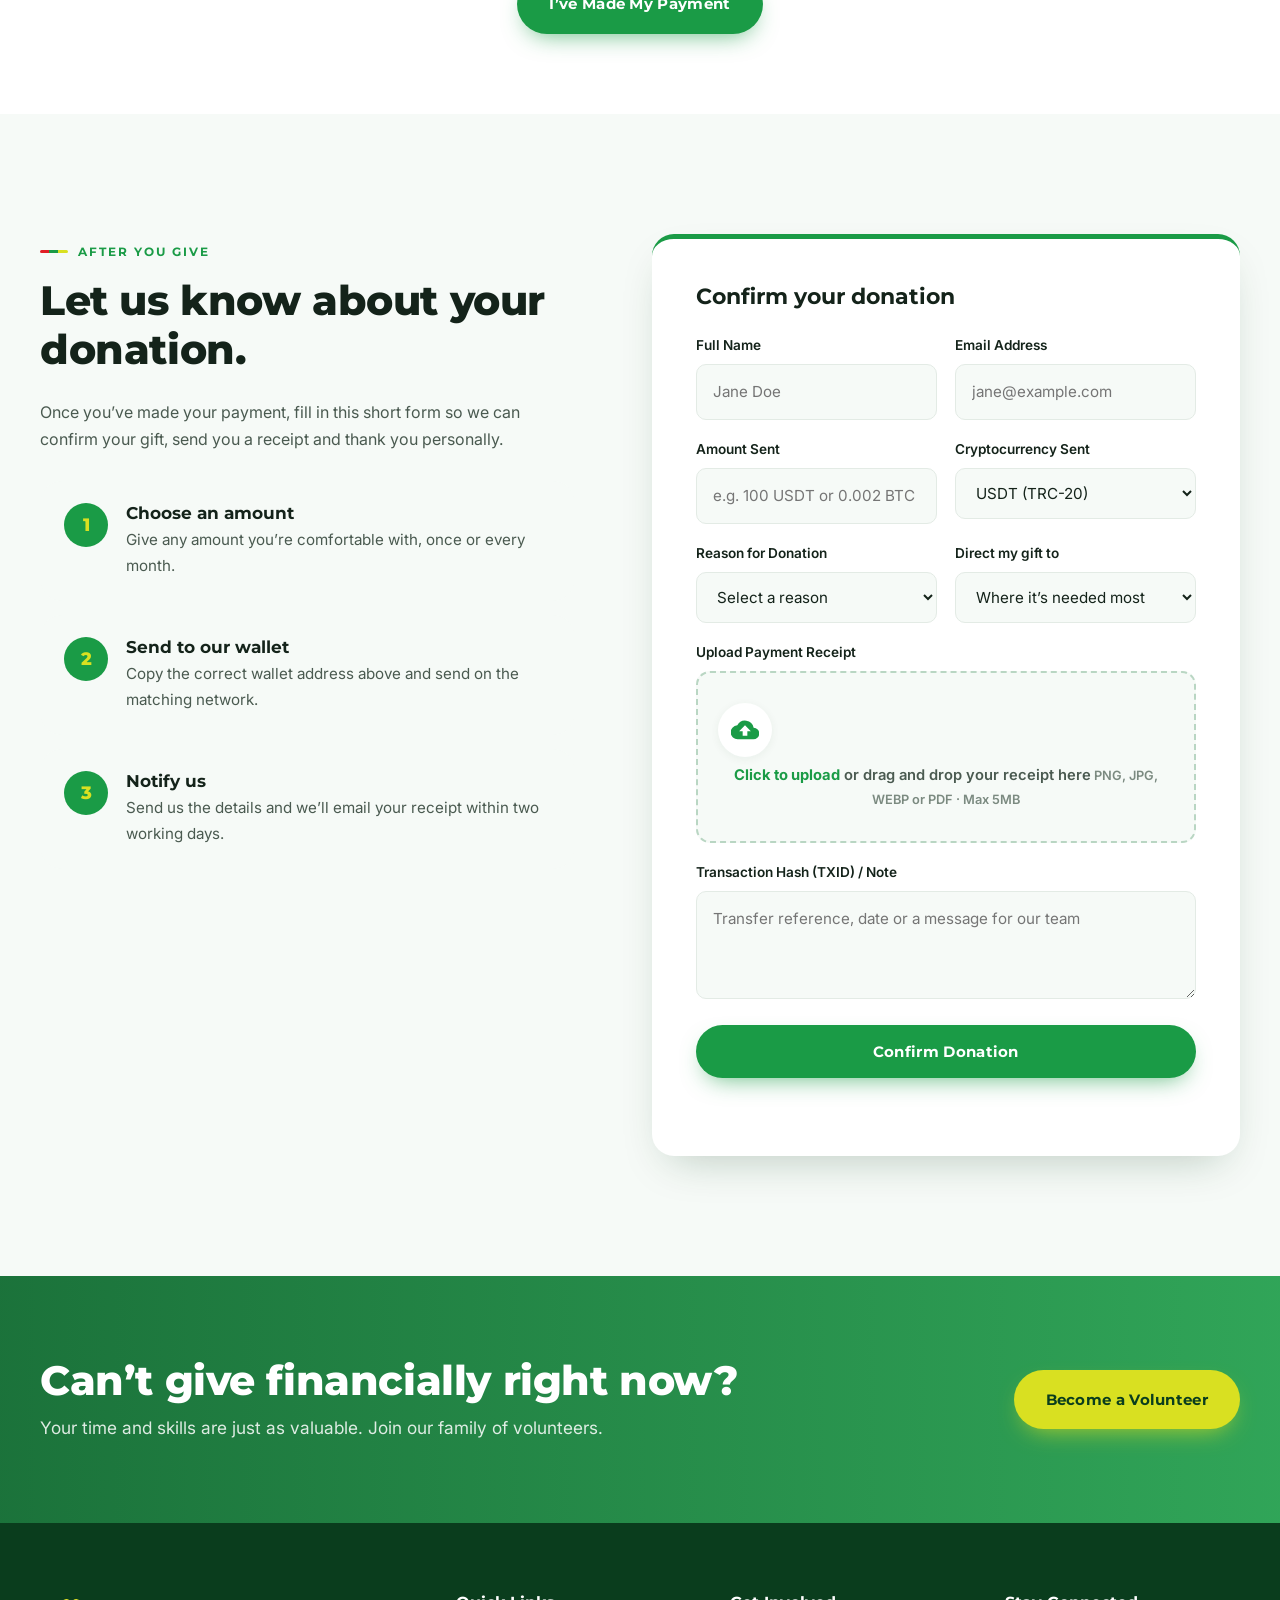
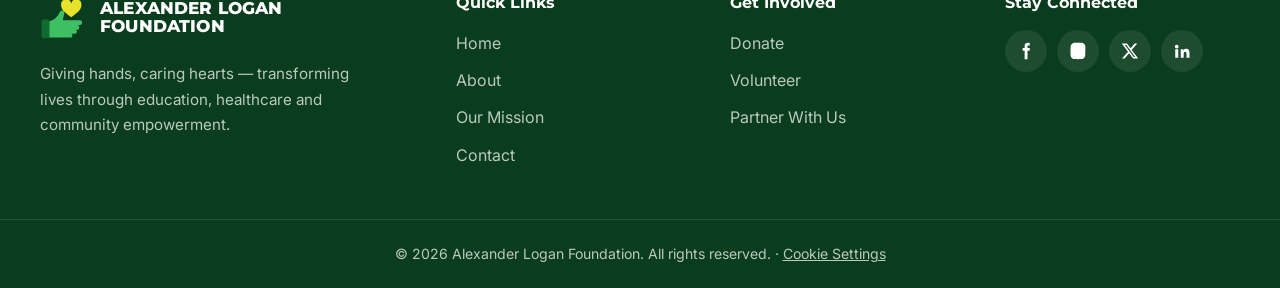
<file: donate-crypto.html>
<!DOCTYPE html>
<html lang="en">
<head>
  <meta charset="UTF-8" />
  <meta name="viewport" content="width=device-width, initial-scale=1.0" />
  <title>Donate with Crypto | Alexander Logan Foundation</title>
  <meta name="description" content="The Alexander Logan Foundation is a non-profit organisation committed to transforming lives through education, healthcare, and community empowerment." />
  <meta name="theme-color" content="#1a9b46" />
  <link rel="icon" type="image/svg+xml" href="assets/images/favicon.svg" />
  <link rel="preconnect" href="https://fonts.googleapis.com" />
  <link rel="preconnect" href="https://fonts.gstatic.com" crossorigin />
  <link href="https://fonts.googleapis.com/css2?family=Montserrat:wght@600;700;800&family=Inter:wght@400;500;600&display=swap" rel="stylesheet" />
  <link rel="stylesheet" href="css/style.css" />
</head>
<body>

  <!-- ============ NAVBAR ============ -->
  <header class="navbar" id="navbar">
    <div class="topbar">
      <div class="container topbar-inner">
        <p class="topbar-note"><span class="notranslate">Alexander Logan Foundation &middot;</span> Giving hands, caring hearts</p>
        <div class="lang-switch">
          <svg class="lang-globe" viewBox="0 0 24 24" aria-hidden="true"><path d="M12 2a10 10 0 1 0 0 20 10 10 0 0 0 0-20zm6.9 6h-2.9a15.6 15.6 0 0 0-1.4-3.6A8 8 0 0 1 18.9 8zM12 4c.8 1.2 1.5 2.5 1.9 4h-3.8c.4-1.5 1.1-2.8 1.9-4zM4.3 14a8.2 8.2 0 0 1 0-4h3.4a16.5 16.5 0 0 0 0 4H4.3zm.8 2h2.9c.3 1.3.8 2.5 1.4 3.6A8 8 0 0 1 5.1 16zM8 8H5.1a8 8 0 0 1 4.3-3.6C8.8 5.5 8.3 6.7 8 8zm4 12c-.8-1.2-1.5-2.5-1.9-4h3.8c-.4 1.5-1.1 2.8-1.9 4zm2.3-6H9.7a14.7 14.7 0 0 1 0-4h4.6a14.7 14.7 0 0 1 0 4zm.3 5.6c.6-1.1 1.1-2.3 1.4-3.6h2.9a8 8 0 0 1-4.3 3.6zm1.7-5.6a16.5 16.5 0 0 0 0-4h3.4a8.2 8.2 0 0 1 0 4h-3.4z"/></svg>
          <label for="langSelect" class="sr-only">Choose language</label>
          <select id="langSelect" class="lang-select notranslate" translate="no"></select>
        </div>
      </div>
      <div id="google_translate_element" hidden></div>
    </div>
    <div class="container nav-inner">
      <a href="index.html" class="brand" aria-label="Alexander Logan Foundation home">
        <svg class="brand-mark" viewBox="0 0 64 64" aria-hidden="true">
          <rect x="2" y="34" width="10" height="24" rx="2" fill="#0f6b30"/>
          <path d="M12 36c6-1 10-5 13-11 2-4 7-3 6 2l-2 8h22c4 0 4 6 0 6h-3c3 0 3 6 0 6h-3c3 0 3 5 0 5h-5c2 0 2 5-1 5H12z" fill="#1a9b46"/>
          <path d="M40 31c-9-6-13-10-13-15.5a6.5 6.5 0 0 1 13-2.2 6.5 6.5 0 0 1 13 2.2C53 21 49 25 40 31z" fill="#e3e320"/>
        </svg>
        <span class="brand-text"><span class="brand-line1">Alexander Logan</span><span class="brand-line2">Foundation</span></span>
      </a>
      <nav class="nav-links" id="navLinks" aria-label="Primary">
        <a href="about.html">About</a>
        <a href="mission.html">Our Mission</a>
        <a href="contact.html">Contact</a>
        <a href="donate.html" class="btn btn-primary btn-sm nav-cta nav-cta-mobile">Donate Now</a>
      </nav>
      <div class="nav-actions">
        <a href="donate.html" class="btn btn-primary btn-sm nav-cta">Donate Now</a>
      </div>
      <button class="nav-toggle" id="navToggle" aria-label="Open menu" aria-expanded="false" aria-controls="navLinks">
        <span></span><span></span><span></span>
      </button>
    </div>
  </header>

  <main>
    <!-- ============ PAGE HERO ============ -->
    <section class="page-hero" style="--hero-img: url('https://images.unsplash.com/photo-1532629345422-7515f3d16bb6?auto=format&fit=crop&w=2000&q=80')">
      <div class="container page-hero-content">
        <nav class="breadcrumb" aria-label="Breadcrumb"><a href="index.html">Home</a><span>/</span><a href="donate.html">Donate</a><span>/</span><span aria-current="page">Cryptocurrency</span></nav>
        <h1>Donate with Crypto</h1>
        <p>Donate USDT, Bitcoin or Ethereum directly to the foundation’s official wallets.</p>
      </div>
    </section>


    <!-- ============ PAYMENT DETAILS ============ -->
    <section class="section section-tight">
      <div class="container">
        <ol class="progress" aria-label="Donation steps">
          <li class="is-done"><span>1</span>Choose method</li>
          <li class="is-current"><span>2</span>Make payment</li>
          <li><span>3</span>Confirm donation</li>
        </ol>

        <div class="method-topbar">
          <a href="donate.html" class="back-link"><span aria-hidden="true">&larr;</span> Choose a different method</a>
        </div>

        <div class="section-head reveal">
          <span class="eyebrow">Cryptocurrency</span>
          <h2>Our wallet addresses.</h2>
          <p>Send to the wallet for the coin you’re donating. Tap <strong>Copy</strong> to copy an address.</p>
        </div>

        <div class="method-panel">
          <div class="wallets">
            <article class="wallet-card">
              <header class="wallet-head">
                <span class="coin coin-usdt" aria-hidden="true">₮</span>
                <div>
                  <h3>Tether (USDT)</h3>
                  <span class="network-badge">TRC-20 Network (Tron)</span>
                </div>
              </header>
              <dl class="account-details">
                <div><dt>Wallet Address</dt><dd><span class="wallet-address">TSTyxsYw8SZgjL53Q7vi7rgVibwgnd7b9k</span><button class="copy-btn" data-copy="TSTyxsYw8SZgjL53Q7vi7rgVibwgnd7b9k">Copy</button></dd></div>
              </dl>
              <p class="wallet-warning">Send only <strong>USDT</strong> on the <strong>TRC-20 (Tron)</strong> network to this address. Do not send via ERC-20 (Ethereum), BEP-20 or any other network.</p>
            </article>

            <article class="wallet-card">
              <header class="wallet-head">
                <span class="coin coin-btc" aria-hidden="true">₿</span>
                <div>
                  <h3>Bitcoin (BTC)</h3>
                  <span class="network-badge">Bitcoin Network</span>
                </div>
              </header>
              <dl class="account-details">
                <div><dt>Wallet Address</dt><dd><span class="wallet-address">bc1q0xa558zd8cd5j8yxy77c6aalqtshln5cgakmk4</span><button class="copy-btn" data-copy="bc1q0xa558zd8cd5j8yxy77c6aalqtshln5cgakmk4">Copy</button></dd></div>
              </dl>
              <p class="wallet-warning">Send only <strong>BTC</strong> on the <strong>Bitcoin</strong> network to this address.</p>
            </article>

            <article class="wallet-card">
              <header class="wallet-head">
                <span class="coin coin-eth" aria-hidden="true">Ξ</span>
                <div>
                  <h3>Ethereum (ETH)</h3>
                  <span class="network-badge">Ethereum Network</span>
                </div>
              </header>
              <dl class="account-details">
                <div><dt>Wallet Address</dt><dd><span class="wallet-address">0xBa975F1963684D7Ad7e3AA243d037223C1bb2bf6</span><button class="copy-btn" data-copy="0xBa975F1963684D7Ad7e3AA243d037223C1bb2bf6">Copy</button></dd></div>
              </dl>
              <p class="wallet-warning">Send only <strong>ETH</strong> on the <strong>Ethereum (ERC-20)</strong> network to this address.</p>
            </article>
          </div>
          <p class="crypto-note">Crypto transfers can’t be reversed. Always double-check the address and network before sending — funds sent on the wrong network may be lost permanently.</p>
        </div>

        <div class="notice reveal">
          <svg viewBox="0 0 24 24" aria-hidden="true"><path d="M12 1 3 5v6c0 5.5 3.8 10.7 9 12 5.2-1.3 9-6.5 9-12V5l-9-4zm-1.5 16L6 12.5l1.4-1.4 3.1 3.1 6.1-6.1L18 9.5 10.5 17z"/></svg>
          <p><strong>Donate safely:</strong> the Alexander Logan Foundation will only ever ask you to pay into the accounts and wallets listed on this page. If anyone gives you different details, please contact us before sending money.</p>
        </div>

        <div class="center-action">
          <a href="#confirm" class="btn btn-primary">I’ve Made My Payment</a>
        </div>
      </div>
    </section>

    <!-- ============ AFTER YOU DONATE ============ -->
    <section class="section bg-alt" id="confirm">
      <div class="container contact-grid">
        <div class="reveal">
          <span class="eyebrow">After You Give</span>
          <h2>Let us know about your donation.</h2>
          <p>Once you’ve made your payment, fill in this short form so we can confirm your gift, send you a receipt and thank you personally.</p>
          <div class="steps steps-vertical">
            <div class="step"><span class="step-num">1</span><div><h3>Choose an amount</h3><p>Give any amount you’re comfortable with, once or every month.</p></div></div>
            <div class="step"><span class="step-num">2</span><div><h3>Send to our wallet</h3><p>Copy the correct wallet address above and send on the matching network.</p></div></div>
            <div class="step"><span class="step-num">3</span><div><h3>Notify us</h3><p>Send us the details and we’ll email your receipt within two working days.</p></div></div>
          </div>
        </div>

        <form class="contact-form reveal" id="contactForm" data-form="donation-confirmation" novalidate>
          <h3>Confirm your donation</h3>
          <div class="form-row">
            <div class="field">
              <label for="name">Full Name</label>
              <input id="name" name="name" type="text" placeholder="Jane Doe" autocomplete="name" required />
            </div>
            <div class="field">
              <label for="email">Email Address</label>
              <input id="email" name="email" type="email" placeholder="jane@example.com" autocomplete="email" required />
            </div>
          </div>
          <div class="form-row">
            <div class="field">
              <label for="amount">Amount Sent</label>
              <input id="amount" name="amount" type="text" placeholder="e.g. 100 USDT or 0.002 BTC" required />
            </div>
            <div class="field">
              <label for="account">Cryptocurrency Sent</label>
              <select id="account" name="account">
                <option>USDT (TRC-20)</option>
                <option>Bitcoin (BTC)</option>
                <option>Ethereum (ETH)</option>
              </select>
            </div>
          </div>
          <div class="form-row">
            <div class="field">
              <label for="reason">Reason for Donation</label>
              <select id="reason" name="reason" required>
                <option value="" selected disabled>Select a reason</option>
                <option>General support</option>
                <option>In memory of a loved one</option>
                <option>In honour of someone</option>
                <option>Birthday or celebration gift</option>
                <option>Religious giving / Tithe / Zakat</option>
                <option>Corporate or company giving</option>
                <option>Response to an emergency appeal</option>
                <option>Other</option>
              </select>
            </div>
            <div class="field">
              <label for="programme">Direct my gift to</label>
              <select id="programme" name="programme">
                <option>Where it’s needed most</option>
                <option>Education</option>
                <option>Healthcare</option>
                <option>Community Empowerment</option>
                <option>Relief &amp; Welfare</option>
              </select>
            </div>
          </div>

          <div class="field upload-field">
            <span class="field-label" id="receiptLabel">Upload Payment Receipt</span>
            <label class="upload-zone" for="receipt" id="uploadZone">
              <input id="receipt" name="receipt" type="file" accept="image/png,image/jpeg,image/webp,application/pdf" aria-labelledby="receiptLabel" aria-describedby="receiptHint" required />
              <span class="upload-icon" aria-hidden="true">
                <svg viewBox="0 0 24 24"><path d="M19.4 10A7.5 7.5 0 0 0 5.4 8 6 6 0 0 0 6 20h13a5 5 0 0 0 .4-10zM14 13v4h-4v-4H7l5-5 5 5h-3z"/></svg>
              </span>
              <span class="upload-text"><strong>Click to upload</strong> or drag and drop your receipt here</span>
              <span class="upload-hint" id="receiptHint">PNG, JPG, WEBP or PDF · Max 5MB</span>
            </label>
            <div class="upload-preview" id="uploadPreview" hidden>
              <img id="uploadThumb" alt="Receipt preview" hidden />
              <span class="upload-file-icon" id="uploadFileIcon" aria-hidden="true" hidden>PDF</span>
              <div class="upload-meta">
                <strong id="uploadName"></strong>
                <span id="uploadSize"></span>
              </div>
              <button type="button" class="upload-remove" id="uploadRemove" aria-label="Remove receipt">&times;</button>
            </div>
            <p class="field-error" id="uploadError" role="alert"></p>
          </div>

          <div class="field">
            <label for="message">Transaction Hash (TXID) / Note</label>
            <textarea id="message" name="message" rows="3" placeholder="Transfer reference, date or a message for our team" required></textarea>
          </div>
          <button type="submit" class="btn btn-primary btn-block">Confirm Donation</button>
          <p class="form-status" id="formStatus" role="status" aria-live="polite"></p>
        </form>
      </div>
    </section>

    <!-- ============ CTA ============ -->
    <section class="cta-banner">
      <div class="container cta-inner reveal">
        <div>
          <h2>Can’t give financially right now?</h2>
          <p>Your time and skills are just as valuable. Join our family of volunteers.</p>
        </div>
        <a href="contact.html" class="btn btn-accent">Become a Volunteer</a>
      </div>
    </section>
  </main>

  <!-- ============ FOOTER ============ -->
  <footer class="footer">
    <div class="container footer-grid">
      <div class="footer-brand">
        <a href="index.html" class="brand brand-footer">
          <svg class="brand-mark" viewBox="0 0 64 64" aria-hidden="true">
            <rect x="2" y="34" width="10" height="24" rx="2" fill="#0f6b30"/>
            <path d="M12 36c6-1 10-5 13-11 2-4 7-3 6 2l-2 8h22c4 0 4 6 0 6h-3c3 0 3 6 0 6h-3c3 0 3 5 0 5h-5c2 0 2 5-1 5H12z" fill="#3fbf63"/>
            <path d="M40 31c-9-6-13-10-13-15.5a6.5 6.5 0 0 1 13-2.2 6.5 6.5 0 0 1 13 2.2C53 21 49 25 40 31z" fill="#e6e32a"/>
          </svg>
          <span class="brand-text"><span class="brand-line1">Alexander Logan</span><span class="brand-line2">Foundation</span></span>
        </a>
        <p>Giving hands, caring hearts — transforming lives through education, healthcare and community empowerment.</p>
      </div>
      <div>
        <h4>Quick Links</h4>
        <ul>
          <li><a href="index.html">Home</a></li>
          <li><a href="about.html">About</a></li>
          <li><a href="mission.html">Our Mission</a></li>
          <li><a href="contact.html">Contact</a></li>
        </ul>
      </div>
      <div>
        <h4>Get Involved</h4>
        <ul>
          <li><a href="donate.html">Donate</a></li>
          <li><a href="contact.html">Volunteer</a></li>
          <li><a href="contact.html">Partner With Us</a></li>
        </ul>
      </div>
      <div>
        <h4>Stay Connected</h4>
        <div class="socials">
          <a href="#" aria-label="Facebook"><svg viewBox="0 0 24 24"><path d="M14 8V6c0-.8.2-1.3 1.4-1.3H17V1.2C16.7 1.1 15.6 1 14.4 1 11.9 1 10.2 2.5 10.2 5.3V8H7.5v3.6h2.7V23H14V11.6h2.8l.4-3.6H14z"/></svg></a>
          <a href="#" aria-label="Instagram"><svg viewBox="0 0 24 24"><path d="M12 7a5 5 0 1 0 0 10 5 5 0 0 0 0-10zm0 8.2a3.2 3.2 0 1 1 0-6.4 3.2 3.2 0 0 1 0 6.4zM17.3 5.5a1.2 1.2 0 1 0 0 2.4 1.2 1.2 0 0 0 0-2.4zM21.9 7c-.1-1.6-.4-3-1.6-4.2S17.6 1.2 16 1.1C14.4 1 9.6 1 8 1.1 6.4 1.2 5 1.5 3.8 2.7S2.2 5.4 2.1 7C2 8.6 2 15.4 2.1 17c.1 1.6.4 3 1.6 4.2s2.6 1.5 4.2 1.6c1.6.1 6.4.1 8 0 1.6-.1 3-.4 4.2-1.6s1.5-2.6 1.6-4.2c.1-1.6.1-8.4.2-10z"/></svg></a>
          <a href="#" aria-label="X (Twitter)"><svg viewBox="0 0 24 24"><path d="M18.2 2h3.4l-7.4 8.5L23 22h-6.8l-5.3-7-6.1 7H1.4l7.9-9.1L1 2h7l4.8 6.4L18.2 2zm-1.2 18h1.9L7.1 3.9H5.1L17 20z"/></svg></a>
          <a href="#" aria-label="LinkedIn"><svg viewBox="0 0 24 24"><path d="M4.98 3.5a2.5 2.5 0 1 1 0 5 2.5 2.5 0 0 1 0-5zM3 9.5h4V21H3V9.5zm6.5 0h3.8v1.6h.1c.5-1 1.8-2 3.8-2 4 0 4.8 2.6 4.8 6V21h-4v-5.2c0-1.2 0-2.8-1.7-2.8s-2 1.3-2 2.7V21h-4V9.5z"/></svg></a>
        </div>
      </div>
    </div>
    <div class="footer-bottom">
      <div class="container"><p>&copy; <span id="year"></span> Alexander Logan Foundation. All rights reserved.</p></div>
    </div>
  </footer>

  <script src="js/main.js"></script>
</body>
</html>
</file>
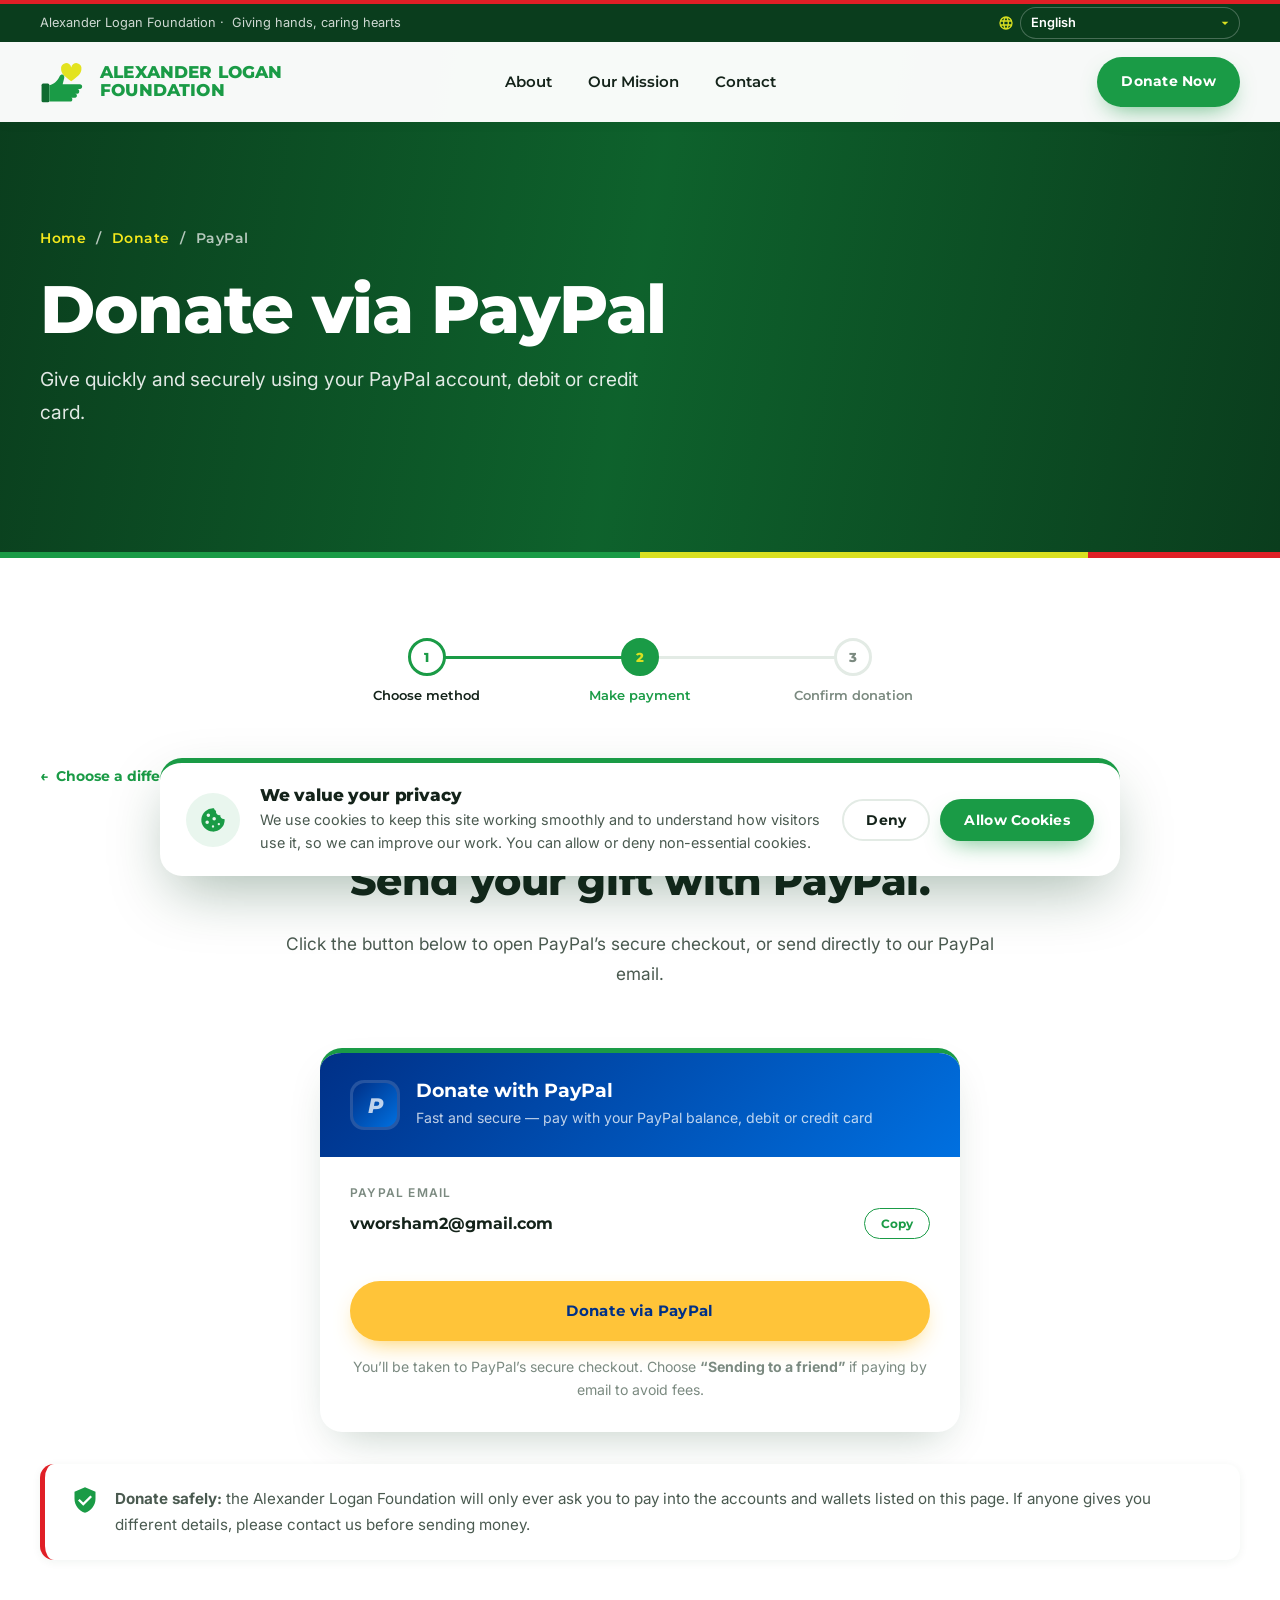
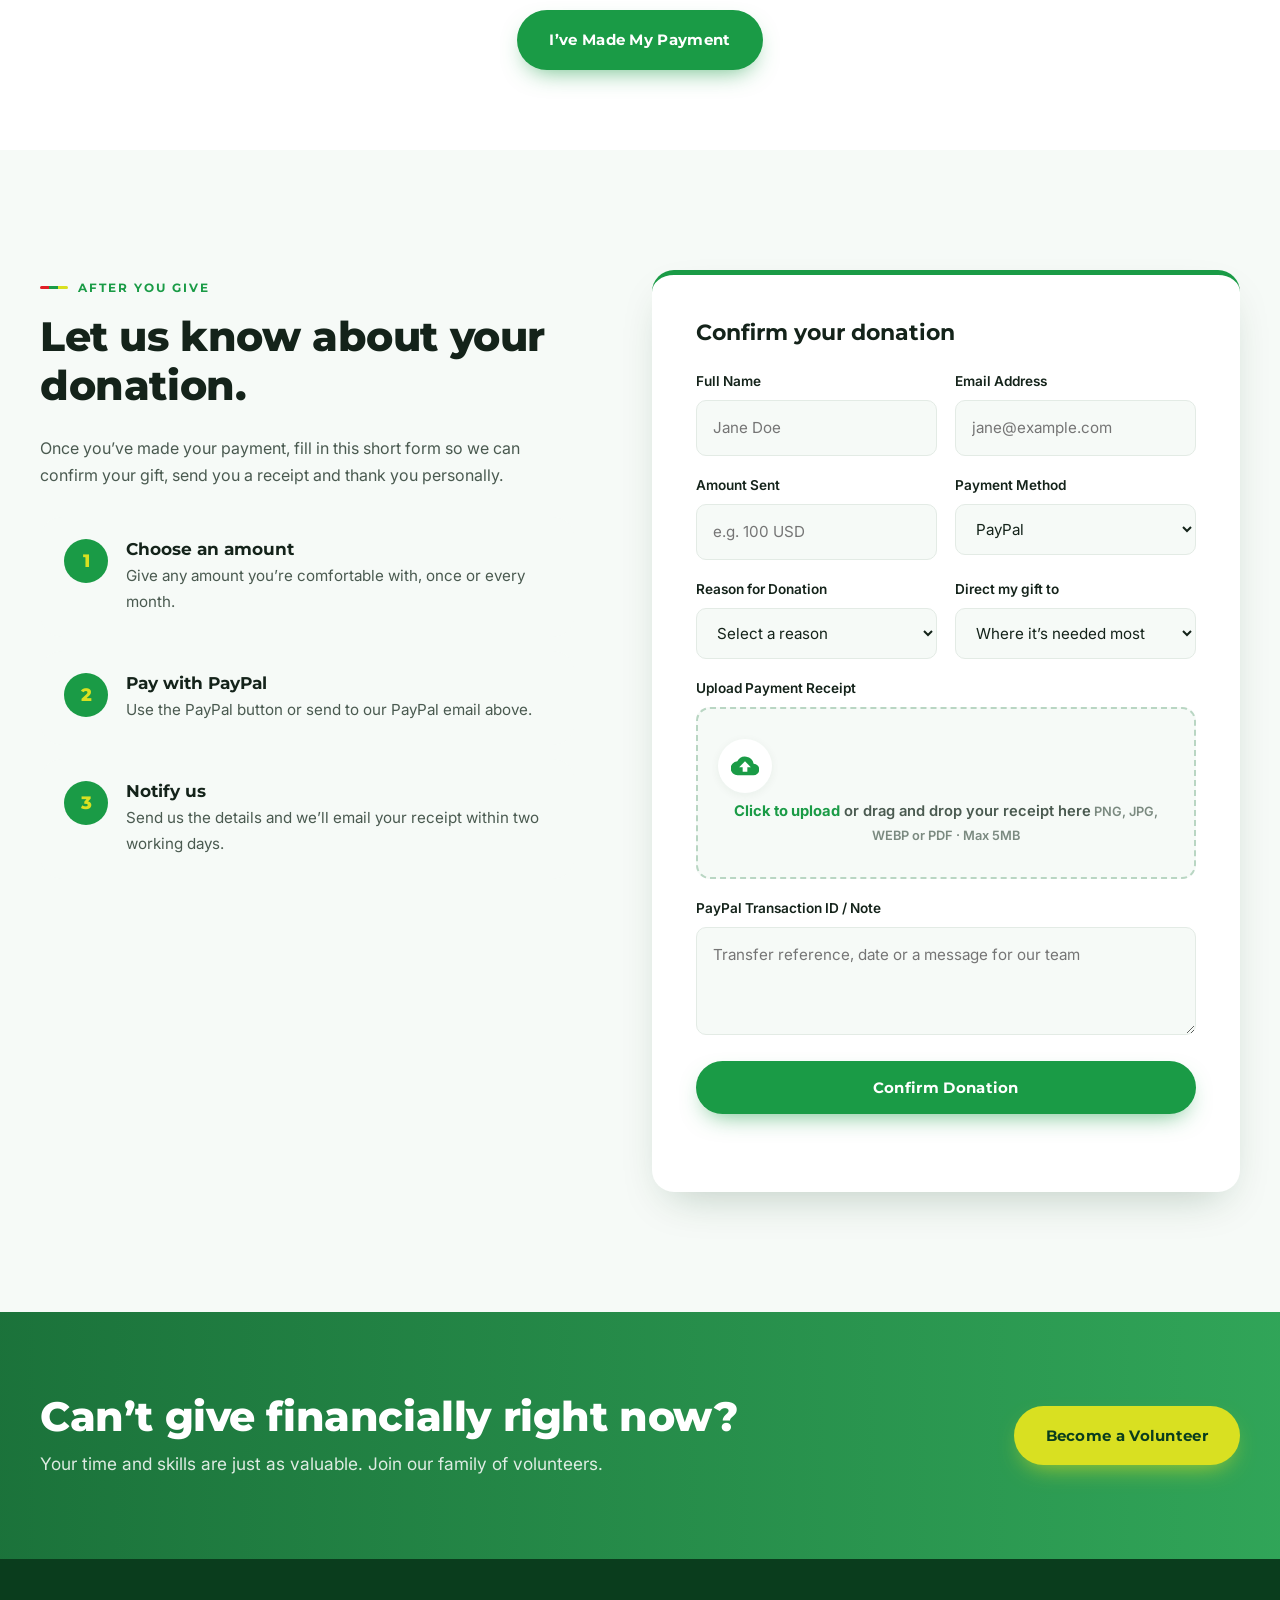
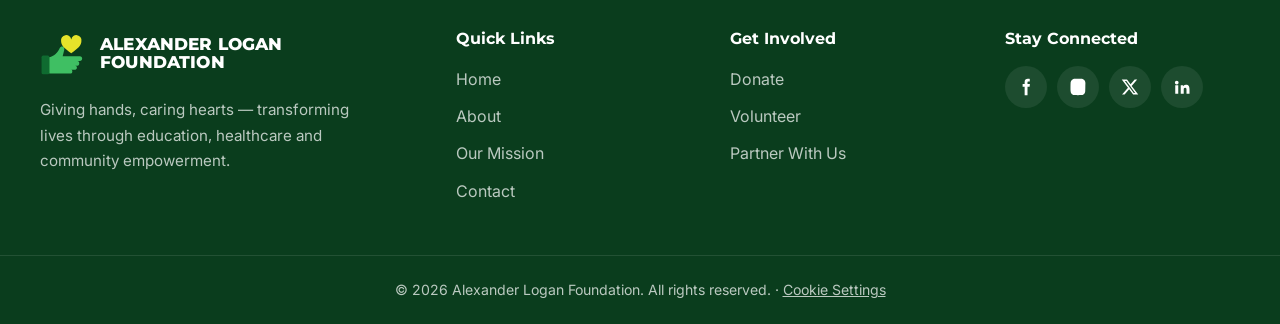
<file: donate-paypal.html>
<!DOCTYPE html>
<html lang="en">
<head>
  <meta charset="UTF-8" />
  <meta name="viewport" content="width=device-width, initial-scale=1.0" />
  <title>Donate via PayPal | Alexander Logan Foundation</title>
  <meta name="description" content="The Alexander Logan Foundation is a non-profit organisation committed to transforming lives through education, healthcare, and community empowerment." />
  <meta name="theme-color" content="#1a9b46" />
  <link rel="icon" type="image/svg+xml" href="assets/images/favicon.svg" />
  <link rel="preconnect" href="https://fonts.googleapis.com" />
  <link rel="preconnect" href="https://fonts.gstatic.com" crossorigin />
  <link href="https://fonts.googleapis.com/css2?family=Montserrat:wght@600;700;800&family=Inter:wght@400;500;600&display=swap" rel="stylesheet" />
  <link rel="stylesheet" href="css/style.css" />
</head>
<body>

  <!-- ============ NAVBAR ============ -->
  <header class="navbar" id="navbar">
    <div class="topbar">
      <div class="container topbar-inner">
        <p class="topbar-note"><span class="notranslate">Alexander Logan Foundation &middot;</span> Giving hands, caring hearts</p>
        <div class="lang-switch">
          <svg class="lang-globe" viewBox="0 0 24 24" aria-hidden="true"><path d="M12 2a10 10 0 1 0 0 20 10 10 0 0 0 0-20zm6.9 6h-2.9a15.6 15.6 0 0 0-1.4-3.6A8 8 0 0 1 18.9 8zM12 4c.8 1.2 1.5 2.5 1.9 4h-3.8c.4-1.5 1.1-2.8 1.9-4zM4.3 14a8.2 8.2 0 0 1 0-4h3.4a16.5 16.5 0 0 0 0 4H4.3zm.8 2h2.9c.3 1.3.8 2.5 1.4 3.6A8 8 0 0 1 5.1 16zM8 8H5.1a8 8 0 0 1 4.3-3.6C8.8 5.5 8.3 6.7 8 8zm4 12c-.8-1.2-1.5-2.5-1.9-4h3.8c-.4 1.5-1.1 2.8-1.9 4zm2.3-6H9.7a14.7 14.7 0 0 1 0-4h4.6a14.7 14.7 0 0 1 0 4zm.3 5.6c.6-1.1 1.1-2.3 1.4-3.6h2.9a8 8 0 0 1-4.3 3.6zm1.7-5.6a16.5 16.5 0 0 0 0-4h3.4a8.2 8.2 0 0 1 0 4h-3.4z"/></svg>
          <label for="langSelect" class="sr-only">Choose language</label>
          <select id="langSelect" class="lang-select notranslate" translate="no"></select>
        </div>
      </div>
      <div id="google_translate_element" hidden></div>
    </div>
    <div class="container nav-inner">
      <a href="index.html" class="brand" aria-label="Alexander Logan Foundation home">
        <svg class="brand-mark" viewBox="0 0 64 64" aria-hidden="true">
          <rect x="2" y="34" width="10" height="24" rx="2" fill="#0f6b30"/>
          <path d="M12 36c6-1 10-5 13-11 2-4 7-3 6 2l-2 8h22c4 0 4 6 0 6h-3c3 0 3 6 0 6h-3c3 0 3 5 0 5h-5c2 0 2 5-1 5H12z" fill="#1a9b46"/>
          <path d="M40 31c-9-6-13-10-13-15.5a6.5 6.5 0 0 1 13-2.2 6.5 6.5 0 0 1 13 2.2C53 21 49 25 40 31z" fill="#e3e320"/>
        </svg>
        <span class="brand-text"><span class="brand-line1">Alexander Logan</span><span class="brand-line2">Foundation</span></span>
      </a>
      <nav class="nav-links" id="navLinks" aria-label="Primary">
        <a href="about.html">About</a>
        <a href="mission.html">Our Mission</a>
        <a href="contact.html">Contact</a>
        <a href="donate.html" class="btn btn-primary btn-sm nav-cta nav-cta-mobile">Donate Now</a>
      </nav>
      <div class="nav-actions">
        <a href="donate.html" class="btn btn-primary btn-sm nav-cta">Donate Now</a>
      </div>
      <button class="nav-toggle" id="navToggle" aria-label="Open menu" aria-expanded="false" aria-controls="navLinks">
        <span></span><span></span><span></span>
      </button>
    </div>
  </header>

  <main>
    <!-- ============ PAGE HERO ============ -->
    <section class="page-hero" style="--hero-img: url('https://images.unsplash.com/photo-1532629345422-7515f3d16bb6?auto=format&fit=crop&w=2000&q=80')">
      <div class="container page-hero-content">
        <nav class="breadcrumb" aria-label="Breadcrumb"><a href="index.html">Home</a><span>/</span><a href="donate.html">Donate</a><span>/</span><span aria-current="page">PayPal</span></nav>
        <h1>Donate via PayPal</h1>
        <p>Give quickly and securely using your PayPal account, debit or credit card.</p>
      </div>
    </section>


    <!-- ============ PAYMENT DETAILS ============ -->
    <section class="section section-tight">
      <div class="container">
        <ol class="progress" aria-label="Donation steps">
          <li class="is-done"><span>1</span>Choose method</li>
          <li class="is-current"><span>2</span>Make payment</li>
          <li><span>3</span>Confirm donation</li>
        </ol>

        <div class="method-topbar">
          <a href="donate.html" class="back-link"><span aria-hidden="true">&larr;</span> Choose a different method</a>
        </div>

        <div class="section-head reveal">
          <span class="eyebrow">PayPal</span>
          <h2>Send your gift with PayPal.</h2>
          <p>Click the button below to open PayPal’s secure checkout, or send directly to our PayPal email.</p>
        </div>

        <div class="method-panel">
          <article class="account-card paypal-card">
            <header class="account-head">
              <div class="account-icon"><span class="method-icon method-paypal small">P</span></div>
              <div>
                <h3>Donate with PayPal</h3>
                <span>Fast and secure — pay with your PayPal balance, debit or credit card</span>
              </div>
            </header>
            <div class="paypal-body">
              <dl class="account-details">
                <div><dt>PayPal Email</dt><dd><span>vworsham2@gmail.com</span><button class="copy-btn" data-copy="vworsham2@gmail.com">Copy</button></dd></div>
              </dl>
              <div class="paypal-action">
                <a href="https://www.paypal.com/donate/?business=vworsham2%40gmail.com&amp;currency_code=USD&amp;item_name=Donation+to+Alexander+Logan+Foundation&amp;no_recurring=0" class="btn btn-paypal btn-block" target="_blank" rel="noopener">Donate via PayPal</a>
                <p>You’ll be taken to PayPal’s secure checkout. Choose <strong>“Sending to a friend”</strong> if paying by email to avoid fees.</p>
              </div>
            </div>
          </article>
        </div>

        <div class="notice reveal">
          <svg viewBox="0 0 24 24" aria-hidden="true"><path d="M12 1 3 5v6c0 5.5 3.8 10.7 9 12 5.2-1.3 9-6.5 9-12V5l-9-4zm-1.5 16L6 12.5l1.4-1.4 3.1 3.1 6.1-6.1L18 9.5 10.5 17z"/></svg>
          <p><strong>Donate safely:</strong> the Alexander Logan Foundation will only ever ask you to pay into the accounts and wallets listed on this page. If anyone gives you different details, please contact us before sending money.</p>
        </div>

        <div class="center-action">
          <a href="#confirm" class="btn btn-primary">I’ve Made My Payment</a>
        </div>
      </div>
    </section>

    <!-- ============ AFTER YOU DONATE ============ -->
    <section class="section bg-alt" id="confirm">
      <div class="container contact-grid">
        <div class="reveal">
          <span class="eyebrow">After You Give</span>
          <h2>Let us know about your donation.</h2>
          <p>Once you’ve made your payment, fill in this short form so we can confirm your gift, send you a receipt and thank you personally.</p>
          <div class="steps steps-vertical">
            <div class="step"><span class="step-num">1</span><div><h3>Choose an amount</h3><p>Give any amount you’re comfortable with, once or every month.</p></div></div>
            <div class="step"><span class="step-num">2</span><div><h3>Pay with PayPal</h3><p>Use the PayPal button or send to our PayPal email above.</p></div></div>
            <div class="step"><span class="step-num">3</span><div><h3>Notify us</h3><p>Send us the details and we’ll email your receipt within two working days.</p></div></div>
          </div>
        </div>

        <form class="contact-form reveal" id="contactForm" data-form="donation-confirmation" novalidate>
          <h3>Confirm your donation</h3>
          <div class="form-row">
            <div class="field">
              <label for="name">Full Name</label>
              <input id="name" name="name" type="text" placeholder="Jane Doe" autocomplete="name" required />
            </div>
            <div class="field">
              <label for="email">Email Address</label>
              <input id="email" name="email" type="email" placeholder="jane@example.com" autocomplete="email" required />
            </div>
          </div>
          <div class="form-row">
            <div class="field">
              <label for="amount">Amount Sent</label>
              <input id="amount" name="amount" type="text" placeholder="e.g. 100 USD" required />
            </div>
            <div class="field">
              <label for="account">Payment Method</label>
              <select id="account" name="account">
                <option>PayPal</option>
              </select>
            </div>
          </div>
          <div class="form-row">
            <div class="field">
              <label for="reason">Reason for Donation</label>
              <select id="reason" name="reason" required>
                <option value="" selected disabled>Select a reason</option>
                <option>General support</option>
                <option>In memory of a loved one</option>
                <option>In honour of someone</option>
                <option>Birthday or celebration gift</option>
                <option>Religious giving / Tithe / Zakat</option>
                <option>Corporate or company giving</option>
                <option>Response to an emergency appeal</option>
                <option>Other</option>
              </select>
            </div>
            <div class="field">
              <label for="programme">Direct my gift to</label>
              <select id="programme" name="programme">
                <option>Where it’s needed most</option>
                <option>Education</option>
                <option>Healthcare</option>
                <option>Community Empowerment</option>
                <option>Relief &amp; Welfare</option>
              </select>
            </div>
          </div>

          <div class="field upload-field">
            <span class="field-label" id="receiptLabel">Upload Payment Receipt</span>
            <label class="upload-zone" for="receipt" id="uploadZone">
              <input id="receipt" name="receipt" type="file" accept="image/png,image/jpeg,image/webp,application/pdf" aria-labelledby="receiptLabel" aria-describedby="receiptHint" required />
              <span class="upload-icon" aria-hidden="true">
                <svg viewBox="0 0 24 24"><path d="M19.4 10A7.5 7.5 0 0 0 5.4 8 6 6 0 0 0 6 20h13a5 5 0 0 0 .4-10zM14 13v4h-4v-4H7l5-5 5 5h-3z"/></svg>
              </span>
              <span class="upload-text"><strong>Click to upload</strong> or drag and drop your receipt here</span>
              <span class="upload-hint" id="receiptHint">PNG, JPG, WEBP or PDF · Max 5MB</span>
            </label>
            <div class="upload-preview" id="uploadPreview" hidden>
              <img id="uploadThumb" alt="Receipt preview" hidden />
              <span class="upload-file-icon" id="uploadFileIcon" aria-hidden="true" hidden>PDF</span>
              <div class="upload-meta">
                <strong id="uploadName"></strong>
                <span id="uploadSize"></span>
              </div>
              <button type="button" class="upload-remove" id="uploadRemove" aria-label="Remove receipt">&times;</button>
            </div>
            <p class="field-error" id="uploadError" role="alert"></p>
          </div>

          <div class="field">
            <label for="message">PayPal Transaction ID / Note</label>
            <textarea id="message" name="message" rows="3" placeholder="Transfer reference, date or a message for our team" required></textarea>
          </div>
          <button type="submit" class="btn btn-primary btn-block">Confirm Donation</button>
          <p class="form-status" id="formStatus" role="status" aria-live="polite"></p>
        </form>
      </div>
    </section>

    <!-- ============ CTA ============ -->
    <section class="cta-banner">
      <div class="container cta-inner reveal">
        <div>
          <h2>Can’t give financially right now?</h2>
          <p>Your time and skills are just as valuable. Join our family of volunteers.</p>
        </div>
        <a href="contact.html" class="btn btn-accent">Become a Volunteer</a>
      </div>
    </section>
  </main>

  <!-- ============ FOOTER ============ -->
  <footer class="footer">
    <div class="container footer-grid">
      <div class="footer-brand">
        <a href="index.html" class="brand brand-footer">
          <svg class="brand-mark" viewBox="0 0 64 64" aria-hidden="true">
            <rect x="2" y="34" width="10" height="24" rx="2" fill="#0f6b30"/>
            <path d="M12 36c6-1 10-5 13-11 2-4 7-3 6 2l-2 8h22c4 0 4 6 0 6h-3c3 0 3 6 0 6h-3c3 0 3 5 0 5h-5c2 0 2 5-1 5H12z" fill="#3fbf63"/>
            <path d="M40 31c-9-6-13-10-13-15.5a6.5 6.5 0 0 1 13-2.2 6.5 6.5 0 0 1 13 2.2C53 21 49 25 40 31z" fill="#e6e32a"/>
          </svg>
          <span class="brand-text"><span class="brand-line1">Alexander Logan</span><span class="brand-line2">Foundation</span></span>
        </a>
        <p>Giving hands, caring hearts — transforming lives through education, healthcare and community empowerment.</p>
      </div>
      <div>
        <h4>Quick Links</h4>
        <ul>
          <li><a href="index.html">Home</a></li>
          <li><a href="about.html">About</a></li>
          <li><a href="mission.html">Our Mission</a></li>
          <li><a href="contact.html">Contact</a></li>
        </ul>
      </div>
      <div>
        <h4>Get Involved</h4>
        <ul>
          <li><a href="donate.html">Donate</a></li>
          <li><a href="contact.html">Volunteer</a></li>
          <li><a href="contact.html">Partner With Us</a></li>
        </ul>
      </div>
      <div>
        <h4>Stay Connected</h4>
        <div class="socials">
          <a href="#" aria-label="Facebook"><svg viewBox="0 0 24 24"><path d="M14 8V6c0-.8.2-1.3 1.4-1.3H17V1.2C16.7 1.1 15.6 1 14.4 1 11.9 1 10.2 2.5 10.2 5.3V8H7.5v3.6h2.7V23H14V11.6h2.8l.4-3.6H14z"/></svg></a>
          <a href="#" aria-label="Instagram"><svg viewBox="0 0 24 24"><path d="M12 7a5 5 0 1 0 0 10 5 5 0 0 0 0-10zm0 8.2a3.2 3.2 0 1 1 0-6.4 3.2 3.2 0 0 1 0 6.4zM17.3 5.5a1.2 1.2 0 1 0 0 2.4 1.2 1.2 0 0 0 0-2.4zM21.9 7c-.1-1.6-.4-3-1.6-4.2S17.6 1.2 16 1.1C14.4 1 9.6 1 8 1.1 6.4 1.2 5 1.5 3.8 2.7S2.2 5.4 2.1 7C2 8.6 2 15.4 2.1 17c.1 1.6.4 3 1.6 4.2s2.6 1.5 4.2 1.6c1.6.1 6.4.1 8 0 1.6-.1 3-.4 4.2-1.6s1.5-2.6 1.6-4.2c.1-1.6.1-8.4.2-10z"/></svg></a>
          <a href="#" aria-label="X (Twitter)"><svg viewBox="0 0 24 24"><path d="M18.2 2h3.4l-7.4 8.5L23 22h-6.8l-5.3-7-6.1 7H1.4l7.9-9.1L1 2h7l4.8 6.4L18.2 2zm-1.2 18h1.9L7.1 3.9H5.1L17 20z"/></svg></a>
          <a href="#" aria-label="LinkedIn"><svg viewBox="0 0 24 24"><path d="M4.98 3.5a2.5 2.5 0 1 1 0 5 2.5 2.5 0 0 1 0-5zM3 9.5h4V21H3V9.5zm6.5 0h3.8v1.6h.1c.5-1 1.8-2 3.8-2 4 0 4.8 2.6 4.8 6V21h-4v-5.2c0-1.2 0-2.8-1.7-2.8s-2 1.3-2 2.7V21h-4V9.5z"/></svg></a>
        </div>
      </div>
    </div>
    <div class="footer-bottom">
      <div class="container"><p>&copy; <span id="year"></span> Alexander Logan Foundation. All rights reserved.</p></div>
    </div>
  </footer>

  <script src="js/main.js"></script>
</body>
</html>
</file>
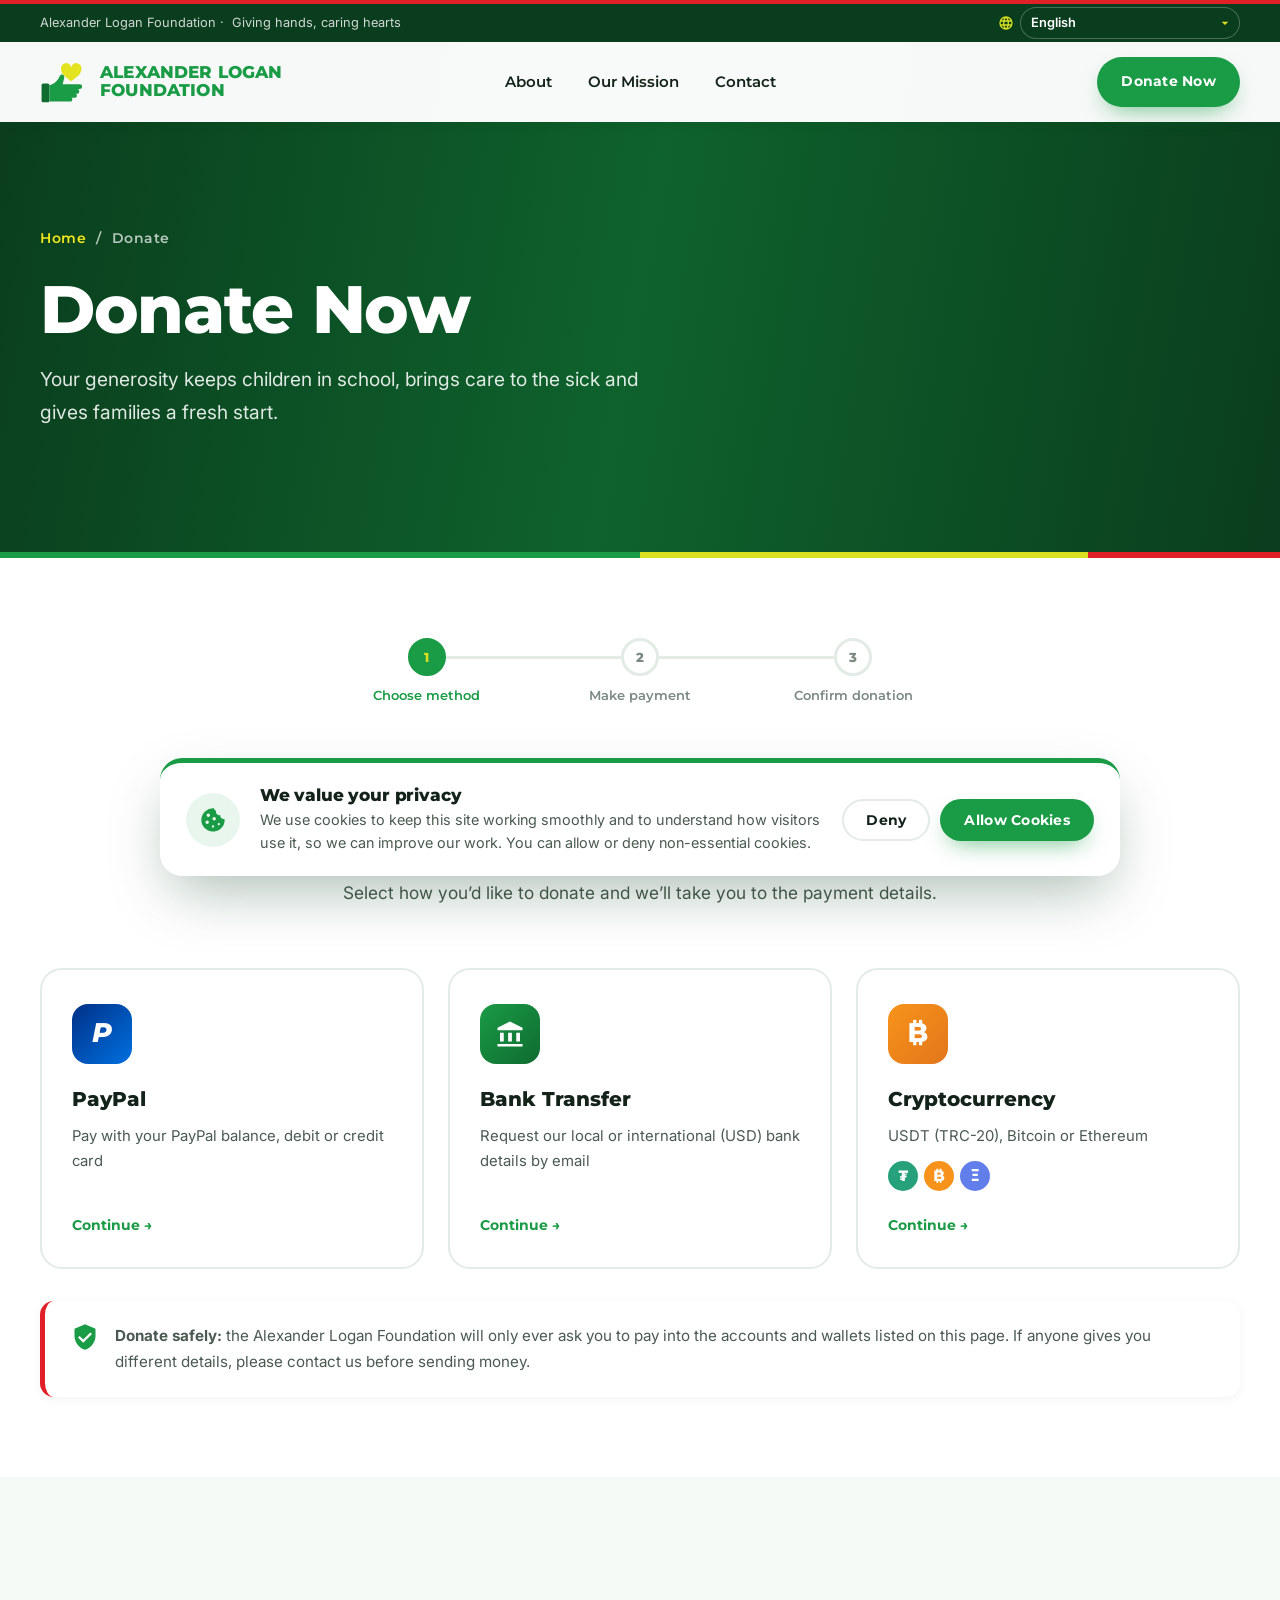
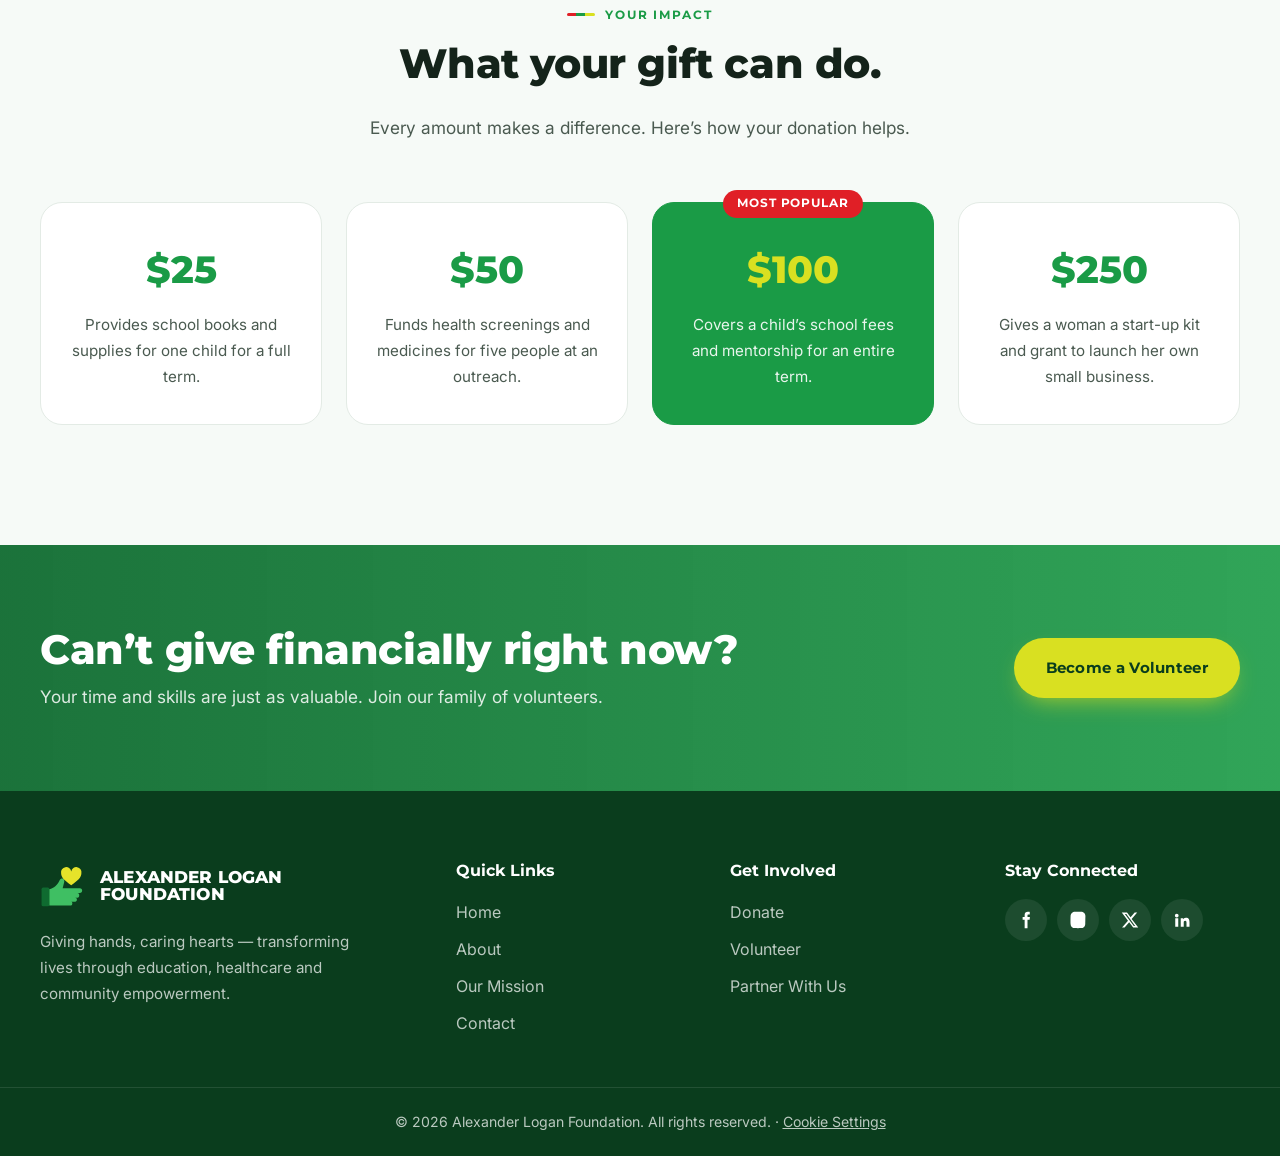
<file: donate.html>
<!DOCTYPE html>
<html lang="en">
<head>
  <meta charset="UTF-8" />
  <meta name="viewport" content="width=device-width, initial-scale=1.0" />
  <title>Donate | Alexander Logan Foundation</title>
  <meta name="description" content="The Alexander Logan Foundation is a non-profit organisation committed to transforming lives through education, healthcare, and community empowerment." />
  <meta name="theme-color" content="#1a9b46" />
  <link rel="icon" type="image/svg+xml" href="assets/images/favicon.svg" />
  <link rel="preconnect" href="https://fonts.googleapis.com" />
  <link rel="preconnect" href="https://fonts.gstatic.com" crossorigin />
  <link href="https://fonts.googleapis.com/css2?family=Montserrat:wght@600;700;800&family=Inter:wght@400;500;600&display=swap" rel="stylesheet" />
  <link rel="stylesheet" href="css/style.css" />
</head>
<body>

  <!-- ============ NAVBAR ============ -->
  <header class="navbar" id="navbar">
    <div class="topbar">
      <div class="container topbar-inner">
        <p class="topbar-note"><span class="notranslate">Alexander Logan Foundation &middot;</span> Giving hands, caring hearts</p>
        <div class="lang-switch">
          <svg class="lang-globe" viewBox="0 0 24 24" aria-hidden="true"><path d="M12 2a10 10 0 1 0 0 20 10 10 0 0 0 0-20zm6.9 6h-2.9a15.6 15.6 0 0 0-1.4-3.6A8 8 0 0 1 18.9 8zM12 4c.8 1.2 1.5 2.5 1.9 4h-3.8c.4-1.5 1.1-2.8 1.9-4zM4.3 14a8.2 8.2 0 0 1 0-4h3.4a16.5 16.5 0 0 0 0 4H4.3zm.8 2h2.9c.3 1.3.8 2.5 1.4 3.6A8 8 0 0 1 5.1 16zM8 8H5.1a8 8 0 0 1 4.3-3.6C8.8 5.5 8.3 6.7 8 8zm4 12c-.8-1.2-1.5-2.5-1.9-4h3.8c-.4 1.5-1.1 2.8-1.9 4zm2.3-6H9.7a14.7 14.7 0 0 1 0-4h4.6a14.7 14.7 0 0 1 0 4zm.3 5.6c.6-1.1 1.1-2.3 1.4-3.6h2.9a8 8 0 0 1-4.3 3.6zm1.7-5.6a16.5 16.5 0 0 0 0-4h3.4a8.2 8.2 0 0 1 0 4h-3.4z"/></svg>
          <label for="langSelect" class="sr-only">Choose language</label>
          <select id="langSelect" class="lang-select notranslate" translate="no"></select>
        </div>
      </div>
      <div id="google_translate_element" hidden></div>
    </div>
    <div class="container nav-inner">
      <a href="index.html" class="brand" aria-label="Alexander Logan Foundation home">
        <svg class="brand-mark" viewBox="0 0 64 64" aria-hidden="true">
          <rect x="2" y="34" width="10" height="24" rx="2" fill="#0f6b30"/>
          <path d="M12 36c6-1 10-5 13-11 2-4 7-3 6 2l-2 8h22c4 0 4 6 0 6h-3c3 0 3 6 0 6h-3c3 0 3 5 0 5h-5c2 0 2 5-1 5H12z" fill="#1a9b46"/>
          <path d="M40 31c-9-6-13-10-13-15.5a6.5 6.5 0 0 1 13-2.2 6.5 6.5 0 0 1 13 2.2C53 21 49 25 40 31z" fill="#e3e320"/>
        </svg>
        <span class="brand-text"><span class="brand-line1">Alexander Logan</span><span class="brand-line2">Foundation</span></span>
      </a>
      <nav class="nav-links" id="navLinks" aria-label="Primary">
        <a href="about.html">About</a>
        <a href="mission.html">Our Mission</a>
        <a href="contact.html">Contact</a>
        <a href="donate.html" class="btn btn-primary btn-sm nav-cta nav-cta-mobile">Donate Now</a>
      </nav>
      <div class="nav-actions">
        <a href="donate.html" class="btn btn-primary btn-sm nav-cta">Donate Now</a>
      </div>
      <button class="nav-toggle" id="navToggle" aria-label="Open menu" aria-expanded="false" aria-controls="navLinks">
        <span></span><span></span><span></span>
      </button>
    </div>
  </header>

  <main>
    <!-- ============ PAGE HERO ============ -->
    <section class="page-hero" style="--hero-img: url('https://images.unsplash.com/photo-1532629345422-7515f3d16bb6?auto=format&fit=crop&w=2000&q=80')">
      <div class="container page-hero-content">
        <nav class="breadcrumb" aria-label="Breadcrumb"><a href="index.html">Home</a><span>/</span><span aria-current="page">Donate</span></nav>
        <h1>Donate Now</h1>
        <p>Your generosity keeps children in school, brings care to the sick and gives families a fresh start.</p>
      </div>
    </section>


    <!-- ============ STEPS ============ -->
    <section class="section section-tight">
      <div class="container">
        <ol class="progress" aria-label="Donation steps">
          <li class="is-current"><span>1</span>Choose method</li>
          <li><span>2</span>Make payment</li>
          <li><span>3</span>Confirm donation</li>
        </ol>

        <div class="section-head reveal">
          <span class="eyebrow">Ways to Give</span>
          <h2>Choose a payment method.</h2>
          <p>Select how you’d like to donate and we’ll take you to the payment details.</p>
        </div>

        <div class="methods">
          <a class="method reveal" href="donate-paypal.html">
            <span class="method-icon method-paypal" aria-hidden="true">P</span>
            <span class="method-name">PayPal</span>
            <span class="method-desc">Pay with your PayPal balance, debit or credit card</span>
            <span class="method-go">Continue <span aria-hidden="true">&rarr;</span></span>
          </a>
          <a class="method reveal" href="donate-bank.html">
            <span class="method-icon method-bank" aria-hidden="true">
              <svg viewBox="0 0 24 24"><path d="M12 2 2 7v2h20V7L12 2zM4 11v7h3v-7H4zm6.5 0v7h3v-7h-3zM17 11v7h3v-7h-3zM2 20v2h20v-2H2z"/></svg>
            </span>
            <span class="method-name">Bank Transfer</span>
            <span class="method-desc">Request our local or international (USD) bank details by email</span>
            <span class="method-go">Continue <span aria-hidden="true">&rarr;</span></span>
          </a>
          <a class="method reveal" href="donate-crypto.html">
            <span class="method-icon method-crypto" aria-hidden="true">₿</span>
            <span class="method-name">Cryptocurrency</span>
            <span class="method-desc">USDT (TRC-20), Bitcoin or Ethereum</span>
            <span class="coin-row" aria-hidden="true"><span class="coin coin-usdt">₮</span><span class="coin coin-btc">₿</span><span class="coin coin-eth">Ξ</span></span>
            <span class="method-go">Continue <span aria-hidden="true">&rarr;</span></span>
          </a>
        </div>

        <div class="notice reveal">
          <svg viewBox="0 0 24 24" aria-hidden="true"><path d="M12 1 3 5v6c0 5.5 3.8 10.7 9 12 5.2-1.3 9-6.5 9-12V5l-9-4zm-1.5 16L6 12.5l1.4-1.4 3.1 3.1 6.1-6.1L18 9.5 10.5 17z"/></svg>
          <p><strong>Donate safely:</strong> the Alexander Logan Foundation will only ever ask you to pay into the accounts and wallets listed on this page. If anyone gives you different details, please contact us before sending money.</p>
        </div>
      </div>
      </div>
    </section>

    <!-- ============ IMPACT OF A GIFT ============ -->
    <section class="section bg-alt">
      <div class="container">
        <div class="section-head reveal">
          <span class="eyebrow">Your Impact</span>
          <h2>What your gift can do.</h2>
          <p>Every amount makes a difference. Here’s how your donation helps.</p>
        </div>
        <div class="tiers">
          <div class="tier reveal">
            <span class="tier-amount">$25</span>
            <p>Provides school books and supplies for one child for a full term.</p>
          </div>
          <div class="tier reveal">
            <span class="tier-amount">$50</span>
            <p>Funds health screenings and medicines for five people at an outreach.</p>
          </div>
          <div class="tier tier-featured reveal">
            <span class="tier-badge">Most Popular</span>
            <span class="tier-amount">$100</span>
            <p>Covers a child’s school fees and mentorship for an entire term.</p>
          </div>
          <div class="tier reveal">
            <span class="tier-amount">$250</span>
            <p>Gives a woman a start-up kit and grant to launch her own small business.</p>
          </div>
        </div>
      </div>
    </section>

    <!-- ============ CTA ============ -->
    <section class="cta-banner">
      <div class="container cta-inner reveal">
        <div>
          <h2>Can’t give financially right now?</h2>
          <p>Your time and skills are just as valuable. Join our family of volunteers.</p>
        </div>
        <a href="contact.html" class="btn btn-accent">Become a Volunteer</a>
      </div>
    </section>
  </main>

  <!-- ============ FOOTER ============ -->
  <footer class="footer">
    <div class="container footer-grid">
      <div class="footer-brand">
        <a href="index.html" class="brand brand-footer">
          <svg class="brand-mark" viewBox="0 0 64 64" aria-hidden="true">
            <rect x="2" y="34" width="10" height="24" rx="2" fill="#0f6b30"/>
            <path d="M12 36c6-1 10-5 13-11 2-4 7-3 6 2l-2 8h22c4 0 4 6 0 6h-3c3 0 3 6 0 6h-3c3 0 3 5 0 5h-5c2 0 2 5-1 5H12z" fill="#3fbf63"/>
            <path d="M40 31c-9-6-13-10-13-15.5a6.5 6.5 0 0 1 13-2.2 6.5 6.5 0 0 1 13 2.2C53 21 49 25 40 31z" fill="#e6e32a"/>
          </svg>
          <span class="brand-text"><span class="brand-line1">Alexander Logan</span><span class="brand-line2">Foundation</span></span>
        </a>
        <p>Giving hands, caring hearts — transforming lives through education, healthcare and community empowerment.</p>
      </div>
      <div>
        <h4>Quick Links</h4>
        <ul>
          <li><a href="index.html">Home</a></li>
          <li><a href="about.html">About</a></li>
          <li><a href="mission.html">Our Mission</a></li>
          <li><a href="contact.html">Contact</a></li>
        </ul>
      </div>
      <div>
        <h4>Get Involved</h4>
        <ul>
          <li><a href="donate.html">Donate</a></li>
          <li><a href="contact.html">Volunteer</a></li>
          <li><a href="contact.html">Partner With Us</a></li>
        </ul>
      </div>
      <div>
        <h4>Stay Connected</h4>
        <div class="socials">
          <a href="#" aria-label="Facebook"><svg viewBox="0 0 24 24"><path d="M14 8V6c0-.8.2-1.3 1.4-1.3H17V1.2C16.7 1.1 15.6 1 14.4 1 11.9 1 10.2 2.5 10.2 5.3V8H7.5v3.6h2.7V23H14V11.6h2.8l.4-3.6H14z"/></svg></a>
          <a href="#" aria-label="Instagram"><svg viewBox="0 0 24 24"><path d="M12 7a5 5 0 1 0 0 10 5 5 0 0 0 0-10zm0 8.2a3.2 3.2 0 1 1 0-6.4 3.2 3.2 0 0 1 0 6.4zM17.3 5.5a1.2 1.2 0 1 0 0 2.4 1.2 1.2 0 0 0 0-2.4zM21.9 7c-.1-1.6-.4-3-1.6-4.2S17.6 1.2 16 1.1C14.4 1 9.6 1 8 1.1 6.4 1.2 5 1.5 3.8 2.7S2.2 5.4 2.1 7C2 8.6 2 15.4 2.1 17c.1 1.6.4 3 1.6 4.2s2.6 1.5 4.2 1.6c1.6.1 6.4.1 8 0 1.6-.1 3-.4 4.2-1.6s1.5-2.6 1.6-4.2c.1-1.6.1-8.4.2-10z"/></svg></a>
          <a href="#" aria-label="X (Twitter)"><svg viewBox="0 0 24 24"><path d="M18.2 2h3.4l-7.4 8.5L23 22h-6.8l-5.3-7-6.1 7H1.4l7.9-9.1L1 2h7l4.8 6.4L18.2 2zm-1.2 18h1.9L7.1 3.9H5.1L17 20z"/></svg></a>
          <a href="#" aria-label="LinkedIn"><svg viewBox="0 0 24 24"><path d="M4.98 3.5a2.5 2.5 0 1 1 0 5 2.5 2.5 0 0 1 0-5zM3 9.5h4V21H3V9.5zm6.5 0h3.8v1.6h.1c.5-1 1.8-2 3.8-2 4 0 4.8 2.6 4.8 6V21h-4v-5.2c0-1.2 0-2.8-1.7-2.8s-2 1.3-2 2.7V21h-4V9.5z"/></svg></a>
        </div>
      </div>
    </div>
    <div class="footer-bottom">
      <div class="container"><p>&copy; <span id="year"></span> Alexander Logan Foundation. All rights reserved.</p></div>
    </div>
  </footer>

  <script src="js/main.js"></script>
</body>
</html>
</file>
<file: css/style.css>
/* =========================================================
   Alexander Logan Foundation — brand stylesheet
   Brand: green (hand), lime-yellow (heart), red (accent)
   ========================================================= */
:root {
  --green: #1a9b46;
  --green-dark: #0f6b30;
  --green-deep: #0a3d1d;
  --green-soft: #e9f6ee;
  --lime: #d9e021;
  --lime-bright: #f4e81c;
  --red: #e01f26;

  --ink: #14231a;
  --text: #4a5a50;
  --muted: #7b8a80;
  --line: #e3ebe5;
  --bg: #ffffff;
  --bg-alt: #f6faf7;

  --radius: 14px;
  --radius-lg: 22px;
  --shadow-sm: 0 2px 10px rgba(10, 61, 29, .06);
  --shadow: 0 18px 45px -18px rgba(10, 61, 29, .28);

  --font-head: "Montserrat", system-ui, sans-serif;
  --font-body: "Inter", system-ui, sans-serif;
  --nav-h: 80px;
  --topbar-h: 38px;
}

*,
*::before,
*::after { box-sizing: border-box; }

html { scroll-behavior: smooth; scroll-padding-top: calc(var(--nav-h) + var(--topbar-h)); }

body {
  margin: 0;
  font-family: var(--font-body);
  font-size: 1rem;
  line-height: 1.7;
  color: var(--text);
  background: var(--bg);
  -webkit-font-smoothing: antialiased;
  overflow-x: hidden;
}

img { max-width: 100%; display: block; }
a { color: inherit; text-decoration: none; }

h1, h2, h3, h4 {
  font-family: var(--font-head);
  color: var(--ink);
  line-height: 1.2;
  margin: 0 0 .6em;
}
h2 { font-size: clamp(1.8rem, 3.2vw, 2.6rem); font-weight: 800; letter-spacing: -.01em; }
h3 { font-size: 1.2rem; font-weight: 700; }
p { margin: 0 0 1.1em; }

.container { width: min(1200px, 100% - 40px); margin-inline: auto; }

.section { padding: clamp(70px, 10vw, 120px) 0; }

.eyebrow {
  display: inline-flex;
  align-items: center;
  gap: 10px;
  font-family: var(--font-head);
  font-size: .78rem;
  font-weight: 700;
  letter-spacing: .16em;
  text-transform: uppercase;
  color: var(--green);
  margin-bottom: 14px;
}
.eyebrow::before {
  content: "";
  width: 28px; height: 3px;
  border-radius: 3px;
  background: linear-gradient(90deg, var(--red) 0 33%, var(--green) 33% 66%, var(--lime) 66%);
}
.eyebrow-light { color: var(--lime-bright); }

/* ---------- Buttons ---------- */
.btn {
  display: inline-flex;
  align-items: center;
  justify-content: center;
  gap: 8px;
  padding: 15px 30px;
  border-radius: 50px;
  font-family: var(--font-head);
  font-weight: 700;
  font-size: .95rem;
  letter-spacing: .02em;
  border: 2px solid transparent;
  cursor: pointer;
  transition: transform .2s ease, box-shadow .2s ease, background .2s ease, color .2s ease;
}
.btn:hover { transform: translateY(-2px); }
.btn-primary { background: var(--green); color: #fff; box-shadow: 0 10px 24px -10px rgba(26,155,70,.7); }
.btn-primary:hover { background: var(--green-dark); }
.btn-accent { background: var(--lime); color: var(--green-deep); box-shadow: 0 10px 24px -10px rgba(217,224,33,.8); }
.btn-accent:hover { background: var(--lime-bright); }
.btn-ghost { border-color: rgba(255,255,255,.7); color: #fff; }
.btn-ghost:hover { background: #fff; color: var(--green-dark); }
.btn-sm { padding: 11px 22px; font-size: .85rem; }
.btn-block { width: 100%; }

/* ---------- Navbar ---------- */
.navbar {
  position: fixed;
  inset: 0 0 auto 0;
  z-index: 100;
  background: rgba(255,255,255,.97);
  border-top: 4px solid var(--red);
  box-shadow: var(--shadow-sm);
  transition: height .3s ease, box-shadow .3s ease;
}
.navbar.scrolled { --nav-h: 70px; box-shadow: 0 6px 24px rgba(10,61,29,.1); }
.nav-inner {
  height: var(--nav-h);
  transition: height .3s ease;
  display: grid;
  grid-template-columns: 1fr auto 1fr;
  align-items: center;
  gap: 24px;
}
.nav-inner .brand { justify-self: start; }
.nav-actions { justify-self: end; display: flex; align-items: center; }
.nav-cta-mobile { display: none; }

.brand { display: flex; align-items: center; gap: 10px; }
.brand-mark { width: 50px; height: 50px; flex-shrink: 0; }
.brand-text { display: flex; flex-direction: column; line-height: 1.05; }
.brand-line1, .brand-line2 {
  font-family: var(--font-head);
  font-weight: 800;
  text-transform: uppercase;
  color: var(--green);
  letter-spacing: .01em;
}
.brand-line1 { font-size: 1.05rem; }
.brand-line2 { font-size: 1.05rem; }

.nav-links { display: flex; align-items: center; gap: 36px; }
.nav-links a:not(.btn) {
  position: relative;
  font-family: var(--font-head);
  font-weight: 600;
  font-size: .95rem;
  color: var(--ink);
  padding: 6px 0;
  transition: color .2s ease;
}
.nav-links a:not(.btn)::after {
  content: "";
  position: absolute;
  left: 0; bottom: -2px;
  width: 100%; height: 3px;
  border-radius: 3px;
  background: var(--lime);
  transform: scaleX(0);
  transform-origin: left;
  transition: transform .25s ease;
}
.nav-links a:not(.btn):hover,
.nav-links a.active { color: var(--green); }
.nav-links a:not(.btn):hover::after,
.nav-links a.active::after { transform: scaleX(1); }

.nav-toggle {
  display: none;
  width: 44px; height: 44px;
  border: 0;
  background: transparent;
  cursor: pointer;
  flex-direction: column;
  justify-content: center;
  gap: 6px;
  padding: 10px;
}
.nav-toggle span {
  display: block;
  height: 2.5px;
  border-radius: 2px;
  background: var(--green-dark);
  transition: transform .3s ease, opacity .3s ease;
}
.nav-toggle.open span:nth-child(1) { transform: translateY(8.5px) rotate(45deg); }
.nav-toggle.open span:nth-child(2) { opacity: 0; }
.nav-toggle.open span:nth-child(3) { transform: translateY(-8.5px) rotate(-45deg); }

/* ---------- Top bar & translator ---------- */
.topbar {
  height: var(--topbar-h);
  background: var(--green-deep);
  color: rgba(255,255,255,.8);
  font-size: .8rem;
}
.topbar-inner { height: 100%; display: flex; align-items: center; justify-content: space-between; gap: 16px; }
.topbar-note { margin: 0; white-space: nowrap; overflow: hidden; text-overflow: ellipsis; }
.topbar-note .notranslate { margin-right: .35em; }
.lang-switch { display: flex; align-items: center; gap: 6px; margin-left: auto; }
.lang-globe { width: 16px; height: 16px; fill: var(--lime); flex-shrink: 0; }
.lang-select {
  appearance: none;
  -webkit-appearance: none;
  padding: 4px 26px 4px 10px;
  border: 1px solid rgba(255,255,255,.25);
  border-radius: 50px;
  background: transparent url("data:image/svg+xml,%3Csvg xmlns='http://www.w3.org/2000/svg' viewBox='0 0 24 24'%3E%3Cpath fill='%23d9e021' d='M7 10l5 5 5-5z'/%3E%3C/svg%3E") right 6px center / 16px no-repeat;
  color: #fff;
  font: inherit;
  font-weight: 600;
  cursor: pointer;
  max-width: 220px;
  text-overflow: ellipsis;
}
@media (max-width: 560px) { .lang-select { max-width: 170px; } }
.lang-select:hover, .lang-select:focus { border-color: var(--lime); outline: none; }
.lang-select option { color: var(--ink); background: #fff; }
.sr-only { position: absolute; width: 1px; height: 1px; overflow: hidden; clip: rect(0 0 0 0); white-space: nowrap; }

/* Hide Google Translate's own banner, tooltip and highlight */
#google_translate_element,
.skiptranslate iframe,
iframe.skiptranslate,
.goog-te-banner-frame,
#goog-gt-tt,
.goog-te-balloon-frame { display: none !important; }
body { top: 0 !important; }
.goog-text-highlight { background: none !important; box-shadow: none !important; }
font { background: transparent !important; box-shadow: none !important; }

/* ---------- Hero (full width) ---------- */
.hero {
  position: relative;
  width: 100%;
  min-height: 100vh;
  min-height: 100svh;
  display: flex;
  align-items: center;
  padding: calc(var(--nav-h) + var(--topbar-h) + 40px) 0 100px;
  overflow: hidden;
  color: #fff;
  background: var(--green-deep);
}
.hero-bg {
  position: absolute;
  inset: 0;
  overflow: hidden;
  background:
    url("../assets/videos/hero-poster.jpg") center / cover no-repeat,
    linear-gradient(135deg, var(--green-dark), var(--green-deep));
}
.hero-video {
  position: absolute;
  inset: 0;
  width: 100%;
  height: 100%;
  object-fit: cover;
  object-position: center;
}
.hero-overlay {
  position: absolute;
  inset: 0;
  background:
    linear-gradient(100deg, rgba(10,61,29,.92) 0%, rgba(15,107,48,.72) 45%, rgba(10,61,29,.25) 100%);
}
@media (max-width: 860px) {
  /* Text spans the full width on small screens, so keep the overlay even */
  .hero-overlay { background: linear-gradient(180deg, rgba(10,61,29,.82), rgba(10,61,29,.88)); }
}
@media (prefers-reduced-motion: reduce) {
  .hero-video { display: none; }
}
.hero-content { position: relative; z-index: 2; max-width: 1200px; }
.hero h1 {
  color: #fff;
  font-size: clamp(2.6rem, 6.5vw, 5rem);
  font-weight: 800;
  letter-spacing: -.02em;
  line-height: 1.05;
  margin-bottom: 24px;
  max-width: 14ch;
}
.hero .highlight {
  color: var(--lime-bright);
}
.hero-lead {
  font-size: clamp(1.05rem, 1.6vw, 1.25rem);
  max-width: 600px;
  color: rgba(255,255,255,.88);
  margin-bottom: 38px;
}
.hero-actions { display: flex; flex-wrap: wrap; gap: 16px; }

.scroll-cue {
  position: absolute;
  bottom: 30px; left: 50%;
  transform: translateX(-50%);
  z-index: 2;
  width: 28px; height: 46px;
  border: 2px solid rgba(255,255,255,.7);
  border-radius: 20px;
}
.scroll-cue span {
  position: absolute;
  top: 8px; left: 50%;
  width: 4px; height: 8px;
  margin-left: -2px;
  border-radius: 4px;
  background: var(--lime);
  animation: scrollDot 1.8s infinite;
}
@keyframes scrollDot {
  0% { opacity: 0; transform: translateY(0); }
  40% { opacity: 1; }
  100% { opacity: 0; transform: translateY(16px); }
}

/* ---------- Impact strip ---------- */
.impact {
  background: var(--green);
  background-image: linear-gradient(90deg, var(--green-dark), var(--green));
  color: #fff;
  padding: 48px 0;
}
.impact-grid { display: grid; grid-template-columns: repeat(4, 1fr); gap: 24px; text-align: center; }
.stat-num, .stat-plus {
  font-family: var(--font-head);
  font-weight: 800;
  font-size: clamp(2rem, 4vw, 2.8rem);
  color: #fff;
}
.stat-plus { color: var(--lime); }
.stat p { margin: 4px 0 0; font-size: .92rem; color: rgba(255,255,255,.85); letter-spacing: .02em; }
.stat + .stat { border-left: 1px solid rgba(255,255,255,.18); }

/* ---------- About ---------- */
.about-grid {
  display: grid;
  grid-template-columns: 1fr 1fr;
  gap: clamp(40px, 6vw, 90px);
  align-items: center;
}
.about-media { position: relative; }
.about-media img {
  width: 100%;
  aspect-ratio: 4 / 4.4;
  object-fit: cover;
  border-radius: var(--radius-lg);
  box-shadow: var(--shadow);
  background: var(--green-soft);
}
.about-media::before {
  content: "";
  position: absolute;
  inset: -18px auto auto -18px;
  width: 55%; height: 55%;
  border-radius: var(--radius-lg);
  background: var(--lime);
  z-index: -1;
}
.about-badge {
  position: absolute;
  right: -20px; bottom: 36px;
  display: flex;
  align-items: center;
  gap: 12px;
  padding: 18px 24px;
  background: #fff;
  border-radius: var(--radius);
  box-shadow: var(--shadow);
  border-left: 5px solid var(--red);
}
.about-badge strong { font-family: var(--font-head); font-size: 2.2rem; color: var(--green); line-height: 1; }
.about-badge span { font-size: .85rem; font-weight: 600; color: var(--ink); line-height: 1.3; }

.checklist { list-style: none; padding: 0; margin: 8px 0 32px; }
.checklist li {
  position: relative;
  padding-left: 36px;
  margin-bottom: 12px;
  color: var(--ink);
  font-weight: 500;
}
.checklist li::before {
  content: "";
  position: absolute;
  left: 0; top: 3px;
  width: 22px; height: 22px;
  border-radius: 50%;
  background: var(--green-soft) url("data:image/svg+xml,%3Csvg xmlns='http://www.w3.org/2000/svg' viewBox='0 0 24 24'%3E%3Cpath fill='%231a9b46' d='M9.5 16.2 5.3 12l-1.4 1.4 5.6 5.6 12-12-1.4-1.4z'/%3E%3C/svg%3E") center / 14px no-repeat;
}

/* ---------- Mission ---------- */
.mission { background: var(--bg-alt); }
.section-head { max-width: 720px; margin: 0 auto 60px; text-align: center; }
.section-head .eyebrow { justify-content: center; }
.section-head p { font-size: 1.08rem; }

.pillars { display: grid; grid-template-columns: repeat(4, 1fr); gap: 24px; }
.pillar {
  position: relative;
  padding: 36px 28px;
  background: #fff;
  border: 1px solid var(--line);
  border-radius: var(--radius-lg);
  transition: transform .3s ease, box-shadow .3s ease, border-color .3s ease;
  overflow: hidden;
}
.pillar::after {
  content: "";
  position: absolute;
  left: 0; right: 0; bottom: 0;
  height: 4px;
  background: linear-gradient(90deg, var(--green), var(--lime));
  transform: scaleX(0);
  transform-origin: left;
  transition: transform .35s ease;
}
.pillar:hover { transform: translateY(-8px); box-shadow: var(--shadow); border-color: transparent; }
.pillar:hover::after { transform: scaleX(1); }
.pillar-icon {
  width: 60px; height: 60px;
  display: grid;
  place-items: center;
  border-radius: 16px;
  background: var(--green-soft);
  margin-bottom: 22px;
  transition: background .3s ease;
}
.pillar-icon svg { width: 30px; height: 30px; fill: var(--green); transition: fill .3s ease; }
.pillar:hover .pillar-icon { background: var(--green); }
.pillar:hover .pillar-icon svg { fill: var(--lime); }
.pillar p { margin: 0; font-size: .95rem; }

.vision {
  margin-top: 60px;
  display: grid;
  grid-template-columns: 1fr auto 1fr;
  gap: 40px;
  align-items: center;
  padding: 44px 50px;
  border-radius: var(--radius-lg);
  background: var(--green-deep);
  background-image: radial-gradient(circle at 100% 0%, rgba(217,224,33,.18), transparent 50%);
  color: rgba(255,255,255,.85);
}
.vision h4 { color: var(--lime); font-size: 1.05rem; text-transform: uppercase; letter-spacing: .1em; }
.vision p { margin: 0; font-size: 1.1rem; }
.vision-divider { width: 1px; height: 80px; background: rgba(255,255,255,.2); }

/* ---------- CTA banner ---------- */
.cta-banner {
  position: relative;
  padding: 80px 0;
  background:
    linear-gradient(90deg, rgba(15,107,48,.95), rgba(26,155,70,.9)),
    url("https://images.unsplash.com/photo-1593113598332-cd288d649433?auto=format&fit=crop&w=1800&q=80") center / cover;
  color: #fff;
}
.cta-inner { display: flex; align-items: center; justify-content: space-between; gap: 30px; }
.cta-banner h2 { color: #fff; margin-bottom: 8px; }
.cta-banner p { margin: 0; color: rgba(255,255,255,.85); font-size: 1.08rem; }

/* ---------- Contact ---------- */
.contact-grid {
  display: grid;
  grid-template-columns: 1fr 1.1fr;
  gap: clamp(40px, 6vw, 80px);
  align-items: start;
}
.info-list { list-style: none; padding: 0; margin: 30px 0 0; display: grid; gap: 22px; }
.info-list li { display: flex; gap: 18px; align-items: flex-start; }
.info-icon {
  flex-shrink: 0;
  width: 52px; height: 52px;
  display: grid;
  place-items: center;
  border-radius: 14px;
  background: var(--green-soft);
}
.info-icon svg { width: 24px; height: 24px; fill: var(--green); }
.info-list strong { display: block; font-family: var(--font-head); color: var(--ink); }
.info-list a, .info-list span { color: var(--text); word-break: break-word; }
.info-list a:hover { color: var(--green); }

.contact-form {
  padding: clamp(28px, 4vw, 44px);
  background: #fff;
  border-radius: var(--radius-lg);
  box-shadow: var(--shadow);
  border-top: 5px solid var(--green);
}
.contact-form h3 { font-size: 1.4rem; margin-bottom: 24px; }
.form-row { display: grid; grid-template-columns: 1fr 1fr; gap: 18px; }
.field { margin-bottom: 18px; }
.field label {
  display: block;
  margin-bottom: 7px;
  font-size: .85rem;
  font-weight: 600;
  color: var(--ink);
}
.field input,
.field select,
.field textarea {
  width: 100%;
  padding: 14px 16px;
  font: inherit;
  font-size: .95rem;
  color: var(--ink);
  background: var(--bg-alt);
  border: 1.5px solid var(--line);
  border-radius: 10px;
  transition: border-color .2s ease, box-shadow .2s ease, background .2s ease;
}
.field textarea { resize: vertical; }
.field input:focus,
.field select:focus,
.field textarea:focus {
  outline: none;
  border-color: var(--green);
  background: #fff;
  box-shadow: 0 0 0 4px rgba(26,155,70,.12);
}
.field.error input,
.field.error textarea { border-color: var(--red); box-shadow: 0 0 0 4px rgba(224,31,38,.1); }
.form-status { margin: 14px 0 0; font-size: .92rem; font-weight: 600; text-align: center; min-height: 1.4em; }
.form-status.success { color: var(--green); }
.form-status.fail { color: var(--red); }

/* ---------- Footer ---------- */
.footer { background: var(--green-deep); color: rgba(255,255,255,.72); padding-top: 70px; }
.footer-grid {
  display: grid;
  grid-template-columns: 1.6fr 1fr 1fr 1fr;
  gap: 40px;
  padding-bottom: 50px;
}
.brand-footer .brand-line1,
.brand-footer .brand-line2 { color: #fff; }
.footer-brand p { margin-top: 18px; max-width: 320px; font-size: .95rem; }
.footer h4 { color: #fff; font-size: 1rem; margin-bottom: 18px; }
.footer ul { list-style: none; padding: 0; margin: 0; display: grid; gap: 10px; }
.footer ul a { transition: color .2s ease; }
.footer ul a:hover { color: var(--lime); }
.socials { display: flex; gap: 10px; }
.socials a {
  width: 42px; height: 42px;
  display: grid;
  place-items: center;
  border-radius: 50%;
  background: rgba(255,255,255,.08);
  transition: background .2s ease, transform .2s ease;
}
.socials svg { width: 18px; height: 18px; fill: #fff; }
.socials a:hover { background: var(--green); transform: translateY(-3px); }
.footer-bottom { border-top: 1px solid rgba(255,255,255,.1); padding: 22px 0; font-size: .88rem; text-align: center; }
.footer-bottom p { margin: 0; }

/* ---------- Shared helpers ---------- */
.bg-alt { background: var(--bg-alt); }
.section-tight { padding: clamp(50px, 7vw, 80px) 0; }
.center-action { text-align: center; margin-top: 50px; }

/* ---------- Page hero (subpages, full width) ---------- */
.page-hero {
  position: relative;
  width: 100%;
  min-height: 62vh;
  display: flex;
  align-items: center;
  padding: calc(var(--nav-h) + var(--topbar-h) + 60px) 0 80px;
  color: #fff;
  background:
    linear-gradient(100deg, rgba(10,61,29,.93) 0%, rgba(15,107,48,.8) 50%, rgba(10,61,29,.45) 100%),
    var(--hero-img, none) center / cover no-repeat,
    var(--green-deep);
  overflow: hidden;
}
.page-hero::after {
  content: "";
  position: absolute;
  left: 0; right: 0; bottom: 0;
  height: 6px;
  background: linear-gradient(90deg, var(--green) 0 50%, var(--lime) 50% 85%, var(--red) 85%);
}
.page-hero-content { position: relative; }
.page-hero h1 {
  color: #fff;
  font-size: clamp(2.4rem, 5.5vw, 4.2rem);
  font-weight: 800;
  letter-spacing: -.02em;
  margin-bottom: 14px;
}
.page-hero p { max-width: 620px; font-size: clamp(1.05rem, 1.6vw, 1.2rem); color: rgba(255,255,255,.88); margin: 0; }
.breadcrumb {
  display: flex;
  gap: 10px;
  margin-bottom: 18px;
  font-family: var(--font-head);
  font-size: .85rem;
  font-weight: 600;
  letter-spacing: .04em;
  color: rgba(255,255,255,.7);
}
.breadcrumb a { color: var(--lime-bright); }
.breadcrumb a:hover { text-decoration: underline; }

/* ---------- Timeline (About) ---------- */
.timeline {
  list-style: none;
  margin: 0 auto;
  padding: 0;
  max-width: 820px;
  position: relative;
}
.timeline::before {
  content: "";
  position: absolute;
  top: 8px; bottom: 8px; left: 11px;
  width: 3px;
  border-radius: 3px;
  background: linear-gradient(var(--green), var(--lime));
}
.timeline li { position: relative; padding: 0 0 40px 56px; }
.timeline li:last-child { padding-bottom: 0; }
.timeline li::before {
  content: "";
  position: absolute;
  left: 2px; top: 4px;
  width: 21px; height: 21px;
  border-radius: 50%;
  background: #fff;
  border: 5px solid var(--green);
  box-sizing: border-box;
}
.timeline-year {
  display: inline-block;
  padding: 3px 14px;
  margin-bottom: 10px;
  border-radius: 50px;
  background: var(--lime);
  color: var(--green-deep);
  font-family: var(--font-head);
  font-weight: 800;
  font-size: .82rem;
}
.timeline h3 { margin-bottom: 6px; }
.timeline p { margin: 0; }

/* ---------- Legacy (About) ---------- */
.legacy-grid {
  display: grid;
  grid-template-columns: 1.3fr 1fr;
  gap: clamp(40px, 6vw, 80px);
  align-items: center;
}
.legacy-quote {
  position: relative;
  margin: 0;
  padding: 50px 40px 40px;
  border-radius: var(--radius-lg);
  background: var(--green-deep);
  background-image: radial-gradient(circle at 100% 0%, rgba(217,224,33,.22), transparent 55%);
  color: #fff;
  box-shadow: var(--shadow);
}
.quote-mark { width: 54px; height: 54px; fill: var(--lime); margin-bottom: 16px; }
.legacy-quote blockquote {
  margin: 0 0 26px;
  font-family: var(--font-head);
  font-weight: 700;
  font-size: clamp(1.15rem, 2vw, 1.45rem);
  line-height: 1.5;
}
.legacy-quote figcaption { padding-top: 20px; border-top: 1px solid rgba(255,255,255,.18); }
.legacy-quote figcaption strong { display: block; color: var(--lime); font-family: var(--font-head); }
.legacy-quote figcaption span { font-size: .9rem; color: rgba(255,255,255,.75); }

/* ---------- Journey (About, detailed timeline) ---------- */
.journey {
  list-style: none;
  margin: 0;
  padding: 0;
  position: relative;
}
.journey::before {
  content: "";
  position: absolute;
  top: 0; bottom: 0; left: 50%;
  width: 3px;
  margin-left: -1.5px;
  border-radius: 3px;
  background: linear-gradient(var(--green), var(--lime));
}
.journey-item {
  position: relative;
  width: 50%;
  padding: 0 56px 56px 0;
}
.journey-item:nth-child(even) { margin-left: 50%; padding: 0 0 56px 56px; }
.journey-item:last-child { padding-bottom: 0; }
.journey-dot {
  position: absolute;
  top: 28px; right: -13px;
  width: 26px; height: 26px;
  border-radius: 50%;
  background: #fff;
  border: 6px solid var(--green);
  box-shadow: 0 0 0 6px var(--bg-alt);
  z-index: 1;
}
.journey-item:nth-child(even) .journey-dot { right: auto; left: -13px; }
.journey-dot-now { border-color: var(--red); }
.journey-card {
  position: relative;
  background: #fff;
  border-radius: var(--radius-lg);
  box-shadow: var(--shadow-sm);
  overflow: hidden;
  transition: transform .3s ease, box-shadow .3s ease;
}
.journey-card:hover { transform: translateY(-4px); box-shadow: var(--shadow); }
.journey-card img {
  width: 100%;
  aspect-ratio: 16 / 8;
  object-fit: cover;
  background: var(--green-soft);
}
.journey-body { padding: 28px 30px 30px; }
.journey-body h3 { font-size: 1.3rem; margin-bottom: 10px; }
.journey-body p { font-size: .97rem; }
.journey-card-now { border: 2px solid var(--green); }
.journey-facts {
  list-style: none;
  display: flex;
  flex-wrap: wrap;
  gap: 10px;
  padding: 0;
  margin: 18px 0 0;
}
.journey-facts li {
  padding: 8px 14px;
  border-radius: 10px;
  background: var(--green-soft);
  font-size: .85rem;
  color: var(--ink);
}
.journey-facts strong { color: var(--green); font-family: var(--font-head); margin-right: 4px; }

/* ---------- Voices (About) ---------- */
.voices-grid { display: grid; grid-template-columns: repeat(3, 1fr); gap: 24px; }
.voice-card {
  margin: 0;
  display: flex;
  flex-direction: column;
  justify-content: space-between;
  gap: 24px;
  padding: 34px 30px;
  border-radius: var(--radius-lg);
  background: var(--bg-alt);
  border-left: 5px solid var(--lime);
}
.voice-card blockquote { margin: 0; font-size: 1.02rem; font-style: italic; color: var(--ink); }
.voice-card figcaption { display: flex; align-items: center; gap: 14px; font-size: .88rem; }
.voice-card figcaption strong { display: block; font-family: var(--font-head); color: var(--ink); font-size: .98rem; }
.voice-avatar {
  flex-shrink: 0;
  width: 48px; height: 48px;
  display: grid;
  place-items: center;
  border-radius: 50%;
  background: var(--green);
  color: var(--lime);
  font-family: var(--font-head);
  font-weight: 800;
}

/* ---------- Values & team (About) ---------- */
.values-grid, .team-grid { display: grid; grid-template-columns: repeat(4, 1fr); gap: 24px; }
.value-card {
  padding: 34px 28px;
  border-radius: var(--radius-lg);
  background: #fff;
  border: 1px solid var(--line);
  border-top: 4px solid var(--green);
  transition: transform .3s ease, box-shadow .3s ease;
}
.value-card:hover { transform: translateY(-6px); box-shadow: var(--shadow); }
.value-num { display: block; font-family: var(--font-head); font-weight: 800; font-size: 2rem; color: var(--lime); -webkit-text-stroke: 1px var(--green); margin-bottom: 10px; }
.value-card p { margin: 0; font-size: .95rem; }

.team-card {
  text-align: center;
  padding: 36px 24px;
  background: #fff;
  border-radius: var(--radius-lg);
  box-shadow: var(--shadow-sm);
  transition: transform .3s ease, box-shadow .3s ease;
}
.team-card:hover { transform: translateY(-6px); box-shadow: var(--shadow); }
.team-avatar {
  width: 110px; height: 110px;
  margin: 0 auto 20px;
  display: grid;
  place-items: center;
  border-radius: 50%;
  background: linear-gradient(135deg, var(--green), var(--green-dark));
  border: 5px solid var(--lime);
  color: #fff;
  font-family: var(--font-head);
  font-weight: 800;
  font-size: 1.6rem;
}
.team-card h3 { margin-bottom: 4px; }
.team-role { font-size: .9rem; color: var(--green); font-weight: 600; }

/* ---------- Mission page ---------- */
.statement { max-width: 900px; margin: 0 auto; text-align: center; }
.statement .eyebrow { justify-content: center; }
.statement blockquote {
  margin: 0;
  font-family: var(--font-head);
  font-weight: 700;
  font-size: clamp(1.4rem, 2.8vw, 2.1rem);
  line-height: 1.4;
  color: var(--ink);
}

.program {
  display: grid;
  grid-template-columns: 1fr 1fr;
  gap: clamp(30px, 5vw, 70px);
  align-items: center;
  margin-bottom: 80px;
}
.program:last-child { margin-bottom: 0; }
.program img {
  width: 100%;
  aspect-ratio: 4 / 3;
  object-fit: cover;
  border-radius: var(--radius-lg);
  box-shadow: var(--shadow);
  background: var(--green-soft);
}
.program-reverse img { order: 2; }
.program-tag {
  display: inline-block;
  margin-bottom: 12px;
  font-family: var(--font-head);
  font-weight: 700;
  font-size: .8rem;
  letter-spacing: .12em;
  text-transform: uppercase;
  color: var(--green);
}
.program h3 { font-size: clamp(1.4rem, 2.4vw, 1.9rem); font-weight: 800; }
.program .checklist { margin-bottom: 0; }

.steps { display: grid; grid-template-columns: repeat(4, 1fr); gap: 24px; counter-reset: step; }
.step { position: relative; padding: 34px 26px; border-radius: var(--radius-lg); background: var(--bg-alt); }
.step-num {
  display: grid;
  place-items: center;
  width: 52px; height: 52px;
  margin-bottom: 18px;
  border-radius: 50%;
  background: var(--green);
  color: var(--lime);
  font-family: var(--font-head);
  font-weight: 800;
  font-size: 1.3rem;
}
.step p { margin: 0; font-size: .95rem; }

/* ---------- Contact page ---------- */
.help-grid { display: grid; grid-template-columns: repeat(3, 1fr); gap: 24px; }
.help-card {
  padding: 34px 30px;
  border-radius: var(--radius-lg);
  border: 1px solid var(--line);
  background: #fff;
  transition: transform .3s ease, box-shadow .3s ease;
}
.help-card:hover { transform: translateY(-6px); box-shadow: var(--shadow); }
.help-card:hover .pillar-icon { background: var(--green); }
.help-card:hover .pillar-icon svg { fill: var(--lime); }
.help-card p { margin: 0; }

.faq-wrap { max-width: 860px; }
.faq details {
  border: 1px solid var(--line);
  border-radius: var(--radius);
  background: #fff;
  margin-bottom: 14px;
  transition: border-color .2s ease, box-shadow .2s ease;
}
.faq details[open] { border-color: var(--green); box-shadow: var(--shadow-sm); }
.faq summary {
  position: relative;
  padding: 20px 60px 20px 24px;
  cursor: pointer;
  list-style: none;
  font-family: var(--font-head);
  font-weight: 700;
  color: var(--ink);
}
.faq summary::-webkit-details-marker { display: none; }
.faq summary::after {
  content: "+";
  position: absolute;
  right: 22px; top: 50%;
  transform: translateY(-50%);
  width: 28px; height: 28px;
  display: grid;
  place-items: center;
  border-radius: 50%;
  background: var(--green-soft);
  color: var(--green);
  font-size: 1.2rem;
}
.faq details[open] summary::after { content: "–"; background: var(--green); color: var(--lime); }
.faq details p { padding: 0 24px 20px; margin: 0; }

/* ---------- Donate page ---------- */
.tiers { display: grid; grid-template-columns: repeat(4, 1fr); gap: 24px; }
.tier {
  position: relative;
  padding: 34px 28px;
  text-align: center;
  border-radius: var(--radius-lg);
  background: #fff;
  border: 1px solid var(--line);
  transition: transform .3s ease, box-shadow .3s ease;
}
.tier:hover { transform: translateY(-6px); box-shadow: var(--shadow); }
.tier-amount {
  display: block;
  margin-bottom: 10px;
  font-family: var(--font-head);
  font-weight: 800;
  font-size: 2.4rem;
  color: var(--green);
}
.tier p { margin: 0; font-size: .95rem; }
.tier-featured { background: var(--green); border-color: var(--green); color: rgba(255,255,255,.9); }
.tier-featured .tier-amount { color: var(--lime); }
.tier-badge {
  position: absolute;
  top: -13px; left: 50%;
  transform: translateX(-50%);
  padding: 4px 14px;
  border-radius: 50px;
  background: var(--red);
  color: #fff;
  font-family: var(--font-head);
  font-weight: 700;
  font-size: .72rem;
  letter-spacing: .08em;
  text-transform: uppercase;
  white-space: nowrap;
}

.accounts { display: grid; grid-template-columns: 1fr 1fr; gap: 28px; align-items: start; }
.account-card {
  background: #fff;
  border-radius: var(--radius-lg);
  box-shadow: var(--shadow);
  overflow: hidden;
  border-top: 5px solid var(--green);
}
.account-head {
  display: flex;
  align-items: center;
  gap: 16px;
  padding: 26px 30px;
  background: var(--green-deep);
  background-image: radial-gradient(circle at 100% 0%, rgba(217,224,33,.2), transparent 55%);
}
.account-head h3 { color: #fff; margin: 0 0 2px; }
.account-head span { font-size: .88rem; color: rgba(255,255,255,.75); }
.account-icon {
  flex-shrink: 0;
  width: 50px; height: 50px;
  display: grid;
  place-items: center;
  border-radius: 14px;
  background: rgba(217,224,33,.15);
}
.account-icon svg { width: 26px; height: 26px; fill: var(--lime); }
.account-details { margin: 0; padding: 10px 30px 26px; }
.account-details > div { padding: 16px 0; border-bottom: 1px dashed var(--line); }
.account-details > div:last-child { border-bottom: 0; }
.account-details dt {
  font-size: .75rem;
  font-weight: 600;
  letter-spacing: .1em;
  text-transform: uppercase;
  color: var(--muted);
  margin-bottom: 4px;
}
.account-details dd {
  margin: 0;
  display: flex;
  align-items: center;
  justify-content: space-between;
  gap: 12px;
  font-family: var(--font-head);
  font-weight: 700;
  color: var(--ink);
  word-break: break-word;
}
.account-number dd span { font-size: 1.6rem; letter-spacing: .08em; color: var(--green); }
.copy-btn {
  flex-shrink: 0;
  padding: 7px 16px;
  border: 1.5px solid var(--green);
  border-radius: 50px;
  background: transparent;
  color: var(--green);
  font-family: var(--font-head);
  font-weight: 700;
  font-size: .78rem;
  cursor: pointer;
  transition: background .2s ease, color .2s ease;
}
.copy-btn:hover { background: var(--green); color: #fff; }
.copy-btn.copied { background: var(--green); border-color: var(--green); color: var(--lime); }

.notice {
  display: flex;
  gap: 16px;
  align-items: flex-start;
  margin-top: 32px;
  padding: 22px 26px;
  border-radius: var(--radius);
  background: #fff;
  border-left: 5px solid var(--red);
  box-shadow: var(--shadow-sm);
}
.notice svg { flex-shrink: 0; width: 28px; height: 28px; fill: var(--green); }
.notice p { margin: 0; font-size: .95rem; }

.steps-vertical { grid-template-columns: 1fr !important; gap: 14px; margin-top: 28px; }
.steps-vertical .step { display: flex; gap: 18px; align-items: flex-start; padding: 22px 24px; }
.steps-vertical .step-num { margin-bottom: 0; flex-shrink: 0; width: 44px; height: 44px; font-size: 1.1rem; }
.steps-vertical h3 { margin-bottom: 4px; font-size: 1.05rem; }

/* ---------- Donation progress steps ---------- */
.progress {
  list-style: none;
  display: flex;
  justify-content: center;
  gap: 0;
  padding: 0;
  margin: 0 auto 56px;
  max-width: 640px;
}
.progress li {
  position: relative;
  flex: 1;
  display: flex;
  flex-direction: column;
  align-items: center;
  gap: 8px;
  font-family: var(--font-head);
  font-weight: 600;
  font-size: .82rem;
  color: var(--muted);
  text-align: center;
}
.progress li::before {
  content: "";
  position: absolute;
  top: 18px; right: 50%;
  width: 100%; height: 3px;
  background: var(--line);
  z-index: 0;
}
.progress li:first-child::before { display: none; }
.progress li span {
  position: relative;
  z-index: 1;
  width: 38px; height: 38px;
  display: grid;
  place-items: center;
  border-radius: 50%;
  background: #fff;
  border: 3px solid var(--line);
  color: var(--muted);
  font-weight: 800;
}
.progress li.is-current { color: var(--green); }
.progress li.is-current span { border-color: var(--green); background: var(--green); color: var(--lime); }
.progress li.is-current::before,
.progress li.is-done::before { background: var(--green); }
.progress li.is-done { color: var(--ink); }
.progress li.is-done span { border-color: var(--green); color: var(--green); }

/* ---------- Payment method chooser ---------- */
.methods { display: grid; grid-template-columns: repeat(3, 1fr); gap: 24px; }
.method {
  position: relative;
  display: flex;
  flex-direction: column;
  align-items: flex-start;
  gap: 8px;
  padding: 34px 30px 30px;
  background: #fff;
  border: 2px solid var(--line);
  border-radius: var(--radius-lg);
  transition: transform .3s ease, box-shadow .3s ease, border-color .3s ease;
}
.method:hover,
.method:focus-visible { transform: translateY(-6px); box-shadow: var(--shadow); border-color: var(--green); outline: none; }
.method-icon {
  width: 60px; height: 60px;
  display: grid;
  place-items: center;
  margin-bottom: 10px;
  border-radius: 16px;
  font-family: var(--font-head);
  font-weight: 800;
  font-size: 1.7rem;
  color: #fff;
}
.method-icon svg { width: 30px; height: 30px; fill: #fff; }
.method-icon.small { width: 44px; height: 44px; margin: 0; font-size: 1.3rem; border-radius: 12px; }
.method-paypal { background: linear-gradient(135deg, #003087, #0070e0); font-style: italic; }
.method-bank { background: linear-gradient(135deg, var(--green), var(--green-dark)); }
.method-crypto { background: linear-gradient(135deg, #f7931a, #e2761b); }
.method-name { font-family: var(--font-head); font-weight: 800; font-size: 1.25rem; color: var(--ink); }
.method-desc { font-size: .93rem; color: var(--text); }
.method-go {
  margin-top: auto;
  padding-top: 14px;
  font-family: var(--font-head);
  font-weight: 700;
  font-size: .9rem;
  color: var(--green);
}
.method-go span { display: inline-block; transition: transform .2s ease; }
.method:hover .method-go span { transform: translateX(5px); }
.coin-row { display: flex; gap: 6px; margin-top: 4px; }
.coin-row .coin { width: 30px; height: 30px; font-size: .95rem; }

.coin {
  flex-shrink: 0;
  width: 48px; height: 48px;
  display: grid;
  place-items: center;
  border-radius: 50%;
  color: #fff;
  font-family: var(--font-head);
  font-weight: 800;
  font-size: 1.4rem;
}
.coin-usdt { background: #26a17b; }
.coin-btc { background: #f7931a; }
.coin-eth { background: #627eea; }

/* ---------- Method pages ---------- */
.method-topbar { margin-bottom: 24px; }
.back-link {
  display: inline-flex;
  align-items: center;
  gap: 8px;
  font-family: var(--font-head);
  font-weight: 700;
  font-size: .9rem;
  color: var(--green);
}
.back-link:hover { color: var(--green-dark); text-decoration: underline; }
.method-panel { margin-bottom: 8px; }

.paypal-card { max-width: 640px; margin: 0 auto; }
.paypal-card .account-head { background: linear-gradient(135deg, #003087, #0070e0); }
.paypal-card .account-icon { background: rgba(255,255,255,.15); }
.paypal-action { padding: 0 30px 30px; }
.paypal-action p { margin: 14px 0 0; font-size: .88rem; text-align: center; color: var(--muted); }
.btn-paypal { background: #ffc439; color: #003087; box-shadow: 0 10px 24px -10px rgba(255,196,57,.9); }
.btn-paypal:hover { background: #f2b52a; }

.wallets { display: grid; grid-template-columns: repeat(3, 1fr); gap: 24px; }
.wallet-card {
  display: flex;
  flex-direction: column;
  background: #fff;
  border-radius: var(--radius-lg);
  box-shadow: var(--shadow);
  overflow: hidden;
}
.wallet-head {
  display: flex;
  align-items: center;
  gap: 14px;
  padding: 24px 26px;
  border-bottom: 1px solid var(--line);
}
.wallet-head h3 { margin: 0 0 4px; font-size: 1.1rem; }
.network-badge {
  display: inline-block;
  padding: 3px 10px;
  border-radius: 50px;
  background: var(--green-soft);
  color: var(--green);
  font-size: .75rem;
  font-weight: 700;
}
.wallet-card .account-details { padding: 6px 26px 0; }
.wallet-address { font-family: ui-monospace, Consolas, monospace; font-size: .9rem; word-break: break-all; }
.wallet-warning {
  margin: auto 26px 24px;
  padding: 12px 14px;
  border-radius: 10px;
  background: #fff7e6;
  border-left: 4px solid #f7931a;
  font-size: .85rem;
}
.crypto-note { margin: 22px 0 0; text-align: center; font-size: .9rem; color: var(--muted); }

/* ---------- Bank details request ---------- */
.request-subhead { font-size: 1.15rem; margin-bottom: 4px; }
.contact-grid .notice { margin-top: 24px; }
.notice a { color: var(--green); font-weight: 600; word-break: break-word; }
.field-check { margin-bottom: 22px; }
.check {
  display: flex;
  align-items: flex-start;
  gap: 12px;
  font-size: .88rem;
  color: var(--text);
  cursor: pointer;
}
.check input {
  flex-shrink: 0;
  width: 20px; height: 20px;
  margin: 2px 0 0;
  accent-color: var(--green);
  cursor: pointer;
}
.field-check.error .check span { color: var(--red); }

/* ---------- Receipt upload ---------- */
.field-label {
  display: block;
  margin-bottom: 7px;
  font-size: .85rem;
  font-weight: 600;
  color: var(--ink);
}
.upload-zone {
  position: relative;
  display: flex;
  flex-direction: column;
  align-items: center;
  gap: 6px;
  padding: 30px 20px;
  text-align: center;
  border: 2px dashed #b9d6c3;
  border-radius: var(--radius);
  background: var(--bg-alt);
  cursor: pointer;
  transition: border-color .2s ease, background .2s ease;
}
.upload-zone[hidden] { display: none; }
.upload-zone input {
  position: absolute;
  width: 1px; height: 1px;
  opacity: 0;
  pointer-events: none;
}
.upload-zone:hover,
.upload-zone.dragover { border-color: var(--green); background: var(--green-soft); }
.upload-zone:focus-within { border-color: var(--green); box-shadow: 0 0 0 4px rgba(26,155,70,.12); }
.upload-icon {
  width: 54px; height: 54px;
  display: grid;
  place-items: center;
  border-radius: 50%;
  background: #fff;
  box-shadow: var(--shadow-sm);
  margin-bottom: 6px;
}
.upload-icon svg { width: 28px; height: 28px; fill: var(--green); }
.upload-text { font-size: .92rem; color: var(--text); }
.upload-text strong { color: var(--green); }
.upload-hint { font-size: .8rem; color: var(--muted); }
.field.error .upload-zone { border-color: var(--red); background: #fdf1f1; }

.upload-preview {
  display: flex;
  align-items: center;
  gap: 14px;
  padding: 12px 14px;
  border: 1.5px solid var(--green);
  border-radius: var(--radius);
  background: var(--green-soft);
}
.upload-preview[hidden] { display: none; }
.upload-preview img,
.upload-file-icon {
  flex-shrink: 0;
  width: 56px; height: 56px;
  border-radius: 10px;
  object-fit: cover;
  background: #fff;
}
.upload-file-icon {
  display: grid;
  place-items: center;
  background: var(--red);
  color: #fff;
  font-family: var(--font-head);
  font-weight: 800;
  font-size: .85rem;
}
.upload-file-icon[hidden], .upload-preview img[hidden] { display: none; }
.upload-meta { flex: 1; min-width: 0; }
.upload-meta strong {
  display: block;
  color: var(--ink);
  font-size: .92rem;
  white-space: nowrap;
  overflow: hidden;
  text-overflow: ellipsis;
}
.upload-meta span { font-size: .8rem; color: var(--muted); }
.upload-remove {
  flex-shrink: 0;
  width: 34px; height: 34px;
  border: 0;
  border-radius: 50%;
  background: #fff;
  color: var(--red);
  font-size: 1.4rem;
  line-height: 1;
  cursor: pointer;
  transition: background .2s ease, color .2s ease;
}
.upload-remove:hover { background: var(--red); color: #fff; }
.field-error { margin: 6px 0 0; font-size: .82rem; font-weight: 600; color: var(--red); min-height: 0; }
.field-error:empty { display: none; }
.field.error select { border-color: var(--red); box-shadow: 0 0 0 4px rgba(224,31,38,.1); }

/* ---------- Cookie consent ---------- */
.cookie-banner {
  position: fixed;
  left: 50%; bottom: 24px;
  z-index: 200;
  width: min(960px, calc(100% - 32px));
  display: flex;
  align-items: center;
  gap: 20px;
  padding: 22px 26px;
  background: #fff;
  border-radius: var(--radius-lg);
  border-top: 5px solid var(--green);
  box-shadow: 0 24px 60px -12px rgba(10,61,29,.35);
  transform: translate(-50%, 140%);
  opacity: 0;
  transition: transform .45s cubic-bezier(.2,.8,.2,1), opacity .45s ease;
}
.cookie-banner.show { transform: translate(-50%, 0); opacity: 1; }
.cookie-banner[hidden] { display: none; }
.cookie-icon {
  flex-shrink: 0;
  width: 54px; height: 54px;
  display: grid;
  place-items: center;
  border-radius: 50%;
  background: var(--green-soft);
}
.cookie-icon svg { width: 28px; height: 28px; fill: var(--green); }
.cookie-copy { flex: 1; }
.cookie-copy h2 { font-size: 1.05rem; margin: 0 0 4px; }
.cookie-copy p { margin: 0; font-size: .9rem; line-height: 1.55; }
.cookie-actions { display: flex; gap: 10px; flex-shrink: 0; }
.btn-ghost-dark { border-color: var(--line); color: var(--ink); background: #fff; }
.btn-ghost-dark:hover { border-color: var(--ink); }
.cookie-settings-link {
  padding: 0;
  border: 0;
  background: none;
  color: inherit;
  font: inherit;
  text-decoration: underline;
  cursor: pointer;
}
.cookie-settings-link:hover { color: var(--lime); }

@media (max-width: 720px) {
  .cookie-banner { flex-direction: column; align-items: stretch; text-align: center; bottom: 16px; padding: 22px 20px; gap: 14px; }
  .cookie-icon { margin: 0 auto; }
  .cookie-actions .btn { flex: 1; }
}

/* ---------- Reveal animation ---------- */
.reveal { opacity: 0; transform: translateY(30px); transition: opacity .8s ease, transform .8s ease; }
.reveal.visible { opacity: 1; transform: none; }

@media (prefers-reduced-motion: reduce) {
  html { scroll-behavior: auto; }
  *, *::before, *::after { animation: none !important; transition: none !important; }
  .reveal { opacity: 1; transform: none; }
}

/* ---------- Responsive ---------- */
@media (max-width: 1024px) {
  .pillars,
  .values-grid,
  .team-grid,
  .tiers,
  .steps { grid-template-columns: repeat(2, 1fr); }
  .tiers { row-gap: 30px; }
  .wallets { grid-template-columns: 1fr; max-width: 640px; margin: 0 auto; }
  .footer-grid { grid-template-columns: 1fr 1fr; }
}

@media (max-width: 860px) {
  :root { --nav-h: 72px; }
  .nav-inner { display: flex; justify-content: space-between; }
  .nav-actions { display: none; }
  .nav-links .nav-cta-mobile { display: inline-flex; }
  .nav-toggle { display: flex; }
  .nav-links {
    position: fixed;
    top: calc(var(--nav-h) + var(--topbar-h));
    left: 0; right: 0;
    flex-direction: column;
    align-items: stretch;
    gap: 0;
    padding: 12px 20px 24px;
    background: #fff;
    box-shadow: 0 20px 30px -10px rgba(10,61,29,.2);
    transform: translateY(-12px);
    opacity: 0;
    visibility: hidden;
    transition: transform .3s ease, opacity .3s ease, visibility .3s;
  }
  .nav-links.open { transform: none; opacity: 1; visibility: visible; }
  .nav-links a:not(.btn) { padding: 14px 4px; border-bottom: 1px solid var(--line); }
  .nav-links a:not(.btn)::after { display: none; }
  .nav-cta { margin-top: 16px; }

  .about-grid,
  .contact-grid { grid-template-columns: 1fr; }
  .about-media { max-width: 520px; }
  .about-badge { right: 16px; }
  .impact-grid { grid-template-columns: repeat(2, 1fr); row-gap: 32px; }
  .stat:nth-child(3) { border-left: 0; }
  .vision { grid-template-columns: 1fr; padding: 36px 28px; gap: 24px; }
  .vision-divider { width: 60px; height: 1px; }
  .cta-inner { flex-direction: column; text-align: center; }
  .program { grid-template-columns: 1fr; margin-bottom: 60px; }
  .program-reverse img { order: 0; }
  .help-grid,
  .methods,
  .wallets,
  .accounts,
  .voices-grid,
  .legacy-grid { grid-template-columns: 1fr; }
  .journey::before { left: 12px; margin-left: 0; }
  .journey-item,
  .journey-item:nth-child(even) { width: 100%; margin-left: 0; padding: 0 0 36px 48px; }
  .journey-dot,
  .journey-item:nth-child(even) .journey-dot { left: 0; right: auto; }
  .page-hero { min-height: 50vh; }
}

@media (max-width: 560px) {
  .topbar-note { display: none; }
  .container { width: calc(100% - 32px); }
  .brand-mark { width: 42px; height: 42px; }
  .brand-line1, .brand-line2 { font-size: .9rem; }
  .pillars,
  .values-grid,
  .team-grid,
  .tiers,
  .steps,
  .form-row { grid-template-columns: 1fr; }
  .account-head, .account-details { padding-left: 22px; padding-right: 22px; }
  .account-number dd span { font-size: 1.3rem; }
  .form-row { gap: 0; }
  .footer-grid { grid-template-columns: 1fr; }
  .hero-actions .btn { width: 100%; }
  .about-media::before { inset: -10px auto auto -10px; }
}
</file>
